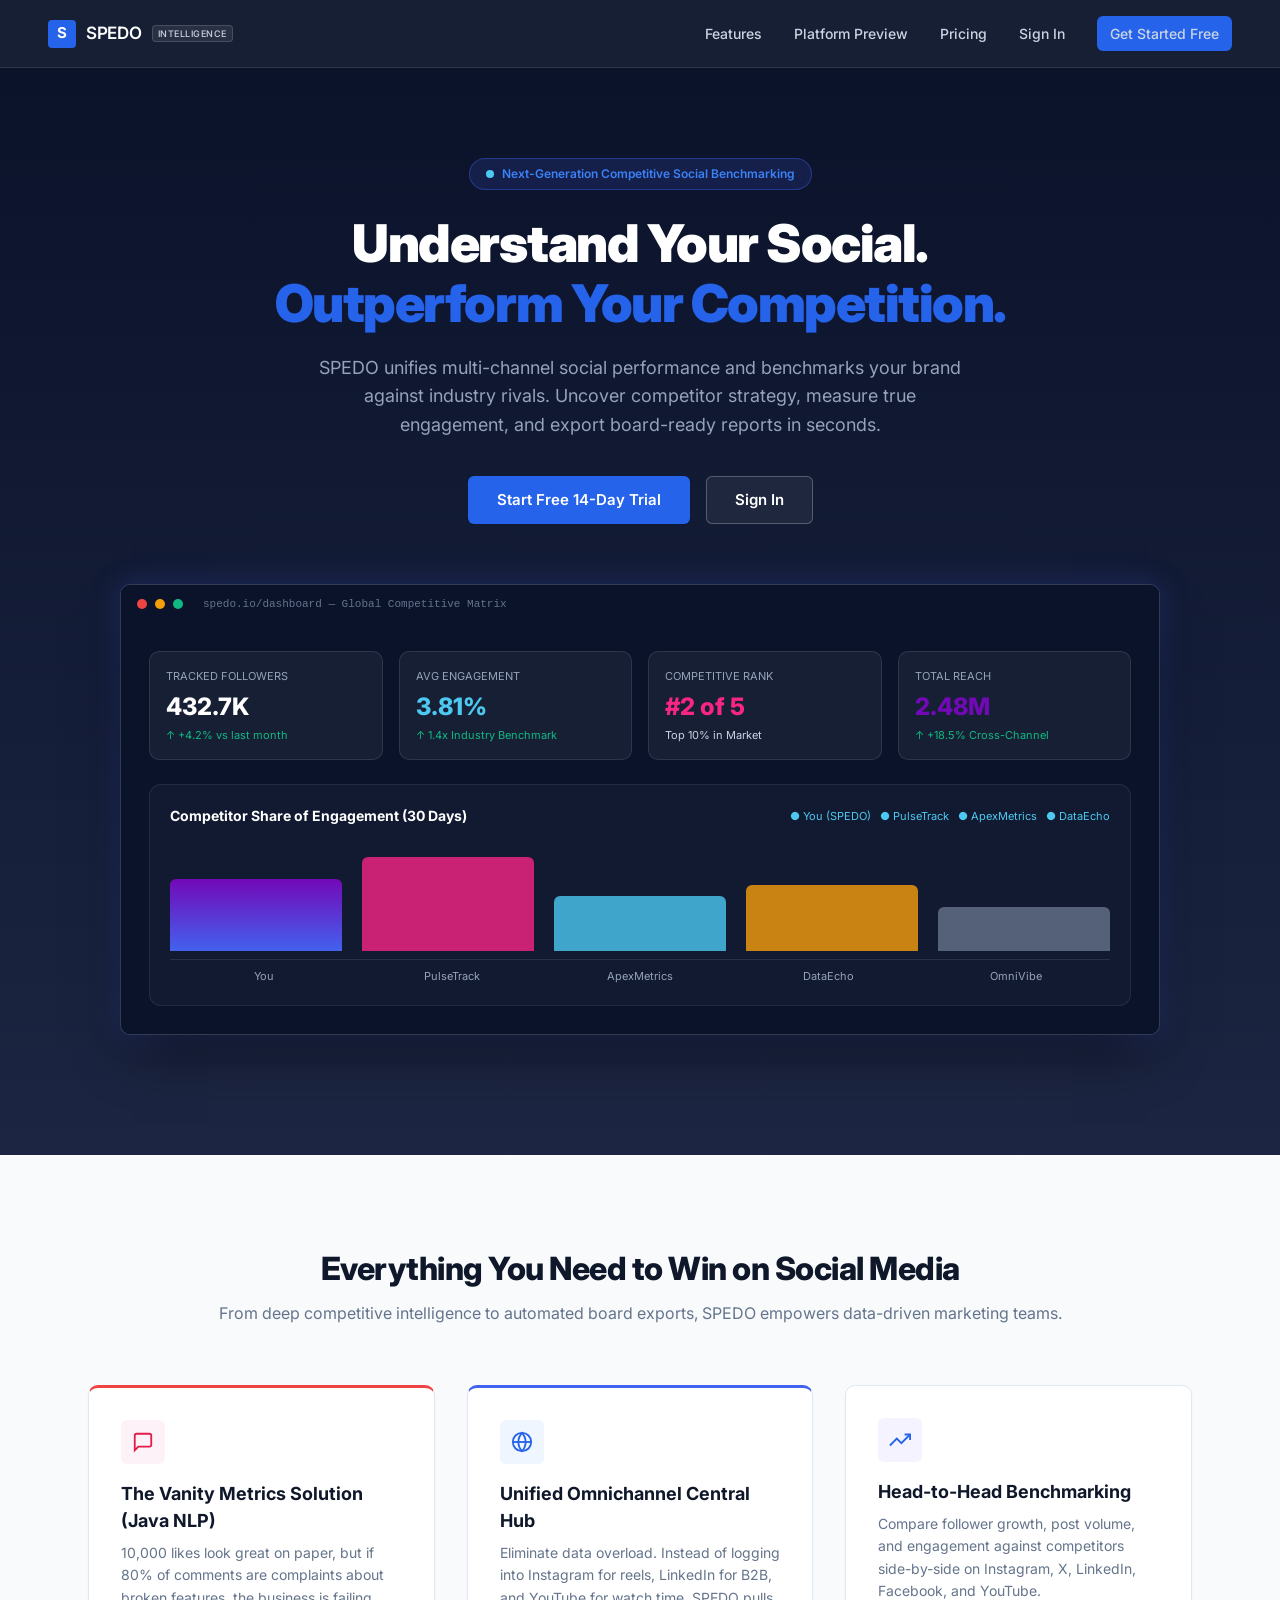
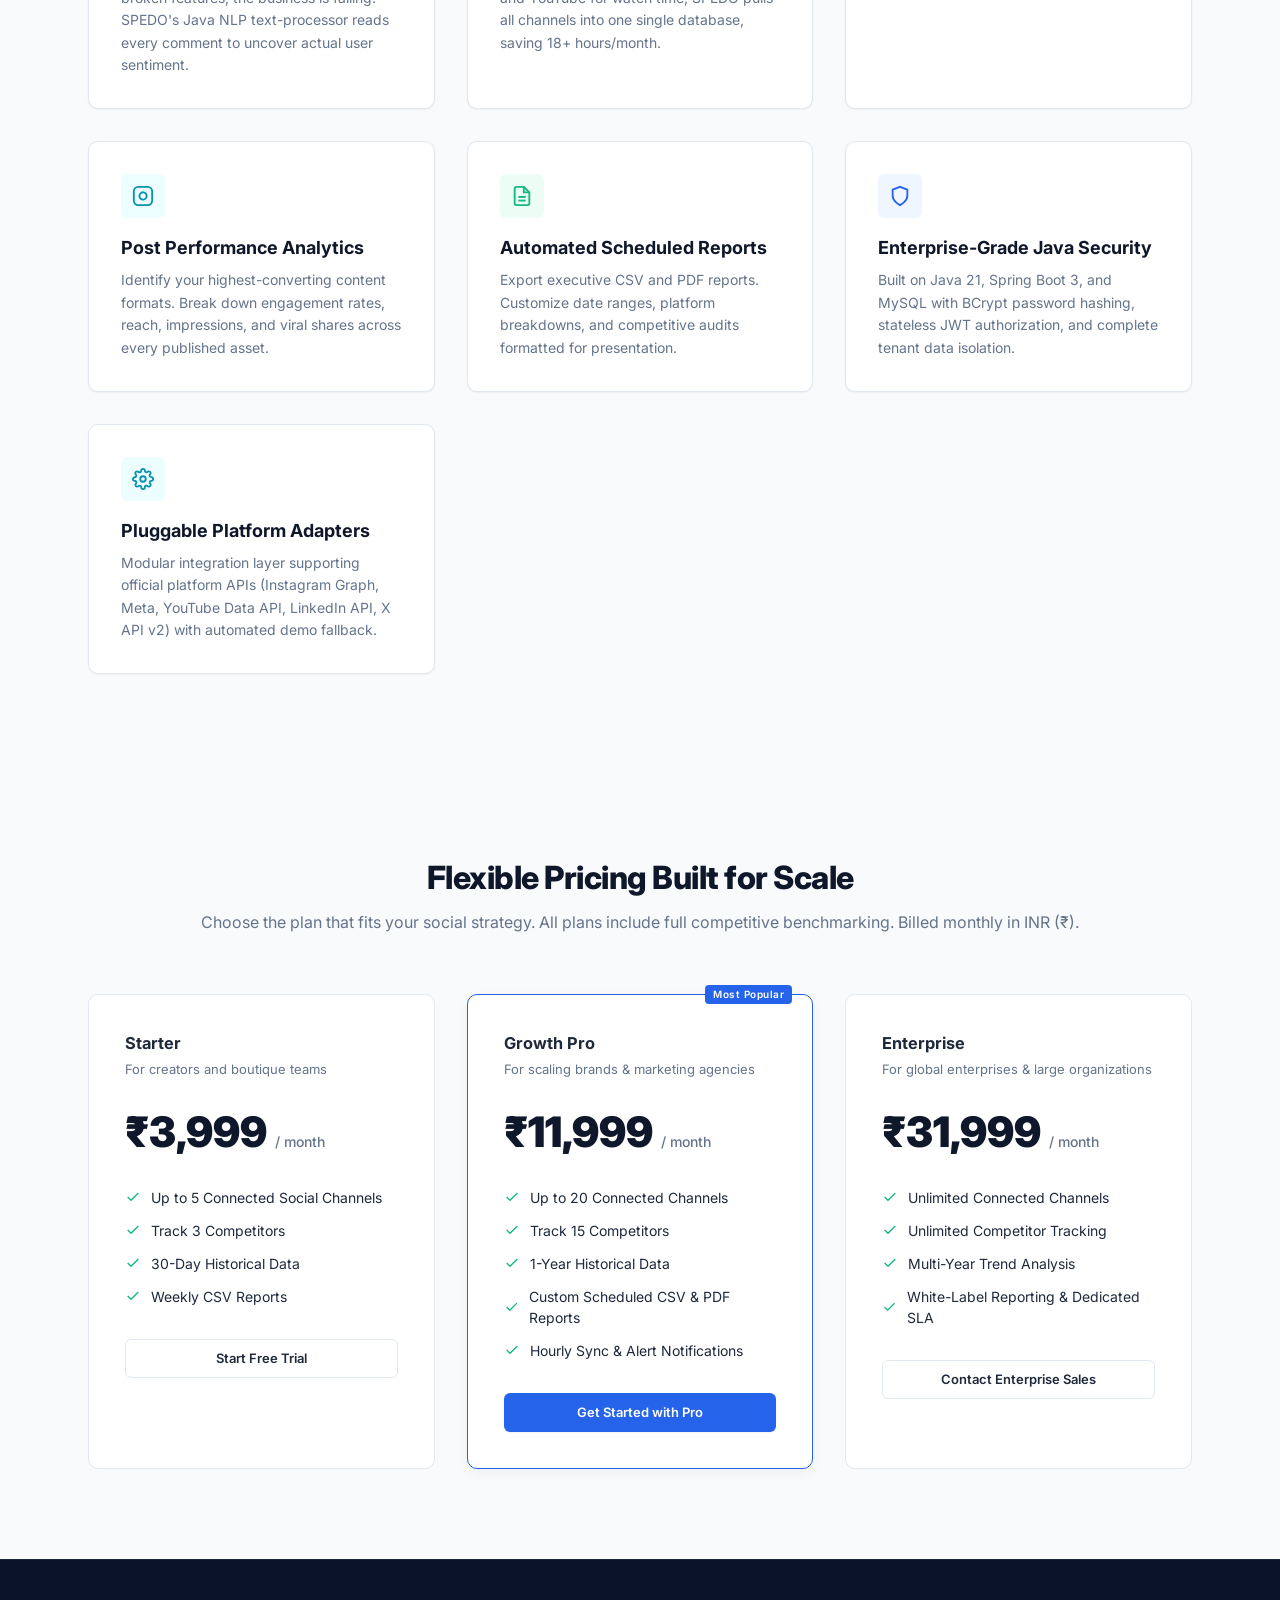
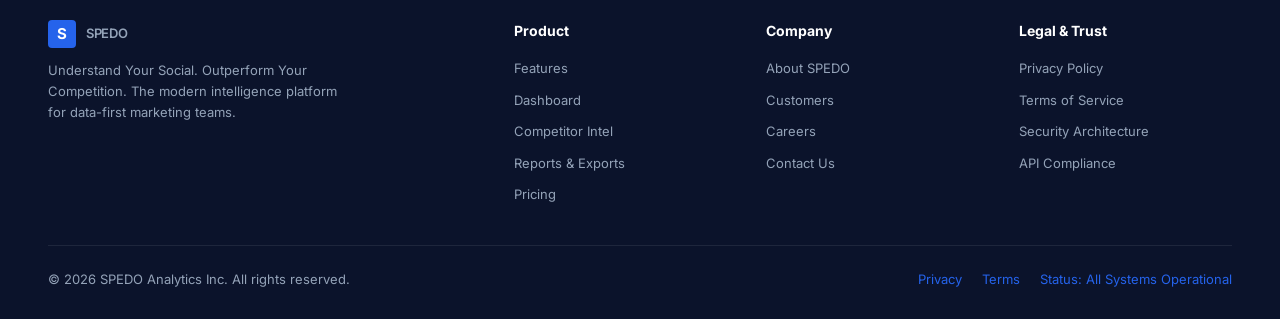
<file: index.html>
<!DOCTYPE html>
<html lang="en">
<head>
    <meta charset="UTF-8">
    <meta http-equiv="refresh" content="0; url=frontend/index.html">
    <title>Redirecting to SPEDO Analytics...</title>
    <script>
        window.location.replace("frontend/index.html");
    </script>
</head>
<body style="font-family: -apple-system, BlinkMacSystemFont, 'Segoe UI', Roboto, sans-serif; display:flex; align-items:center; justify-content:center; height:100vh; margin:0; background:#0b132b; color:#fff;">
    <div style="text-align:center;">
        <h2>Redirecting to SPEDO Analytics...</h2>
        <p>If you are not redirected automatically, <a href="frontend/index.html" style="color:#4cc9f0;">click here to enter the app</a>.</p>
    </div>
</body>
</html>
</file>
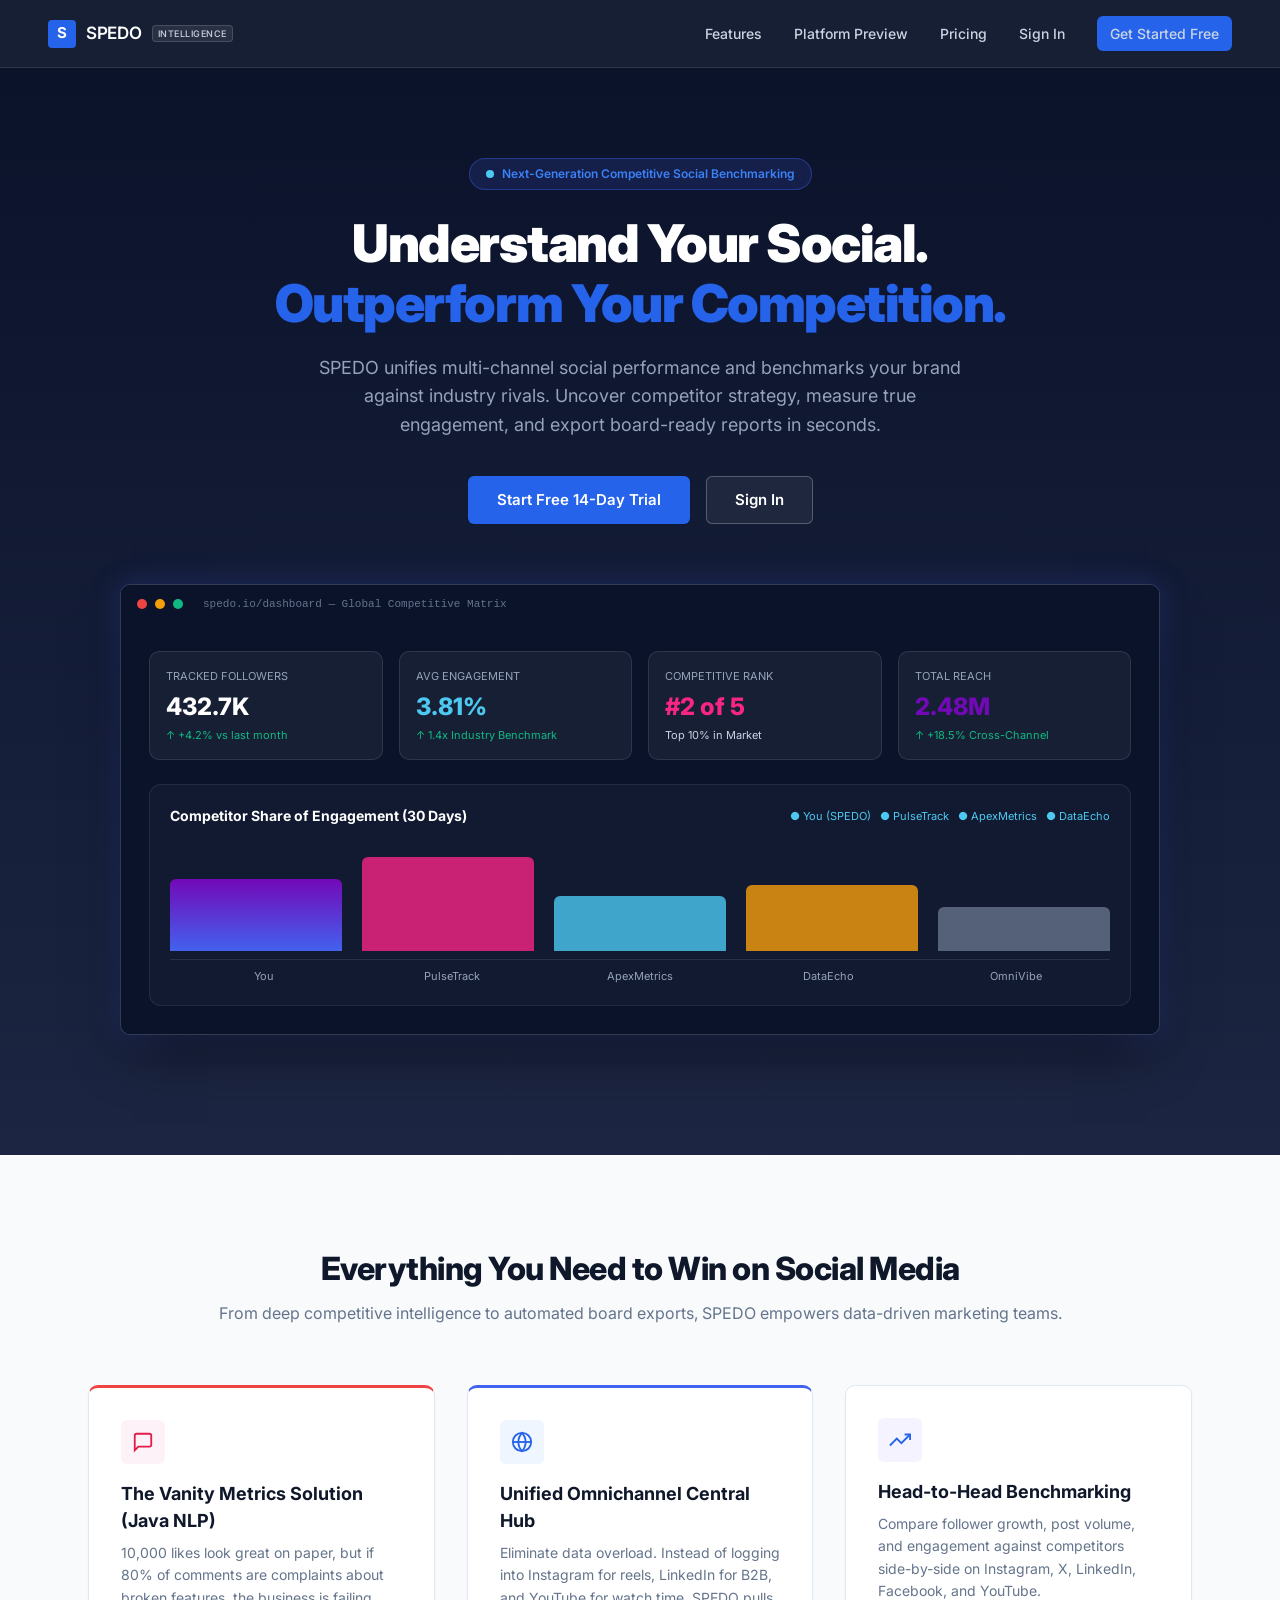
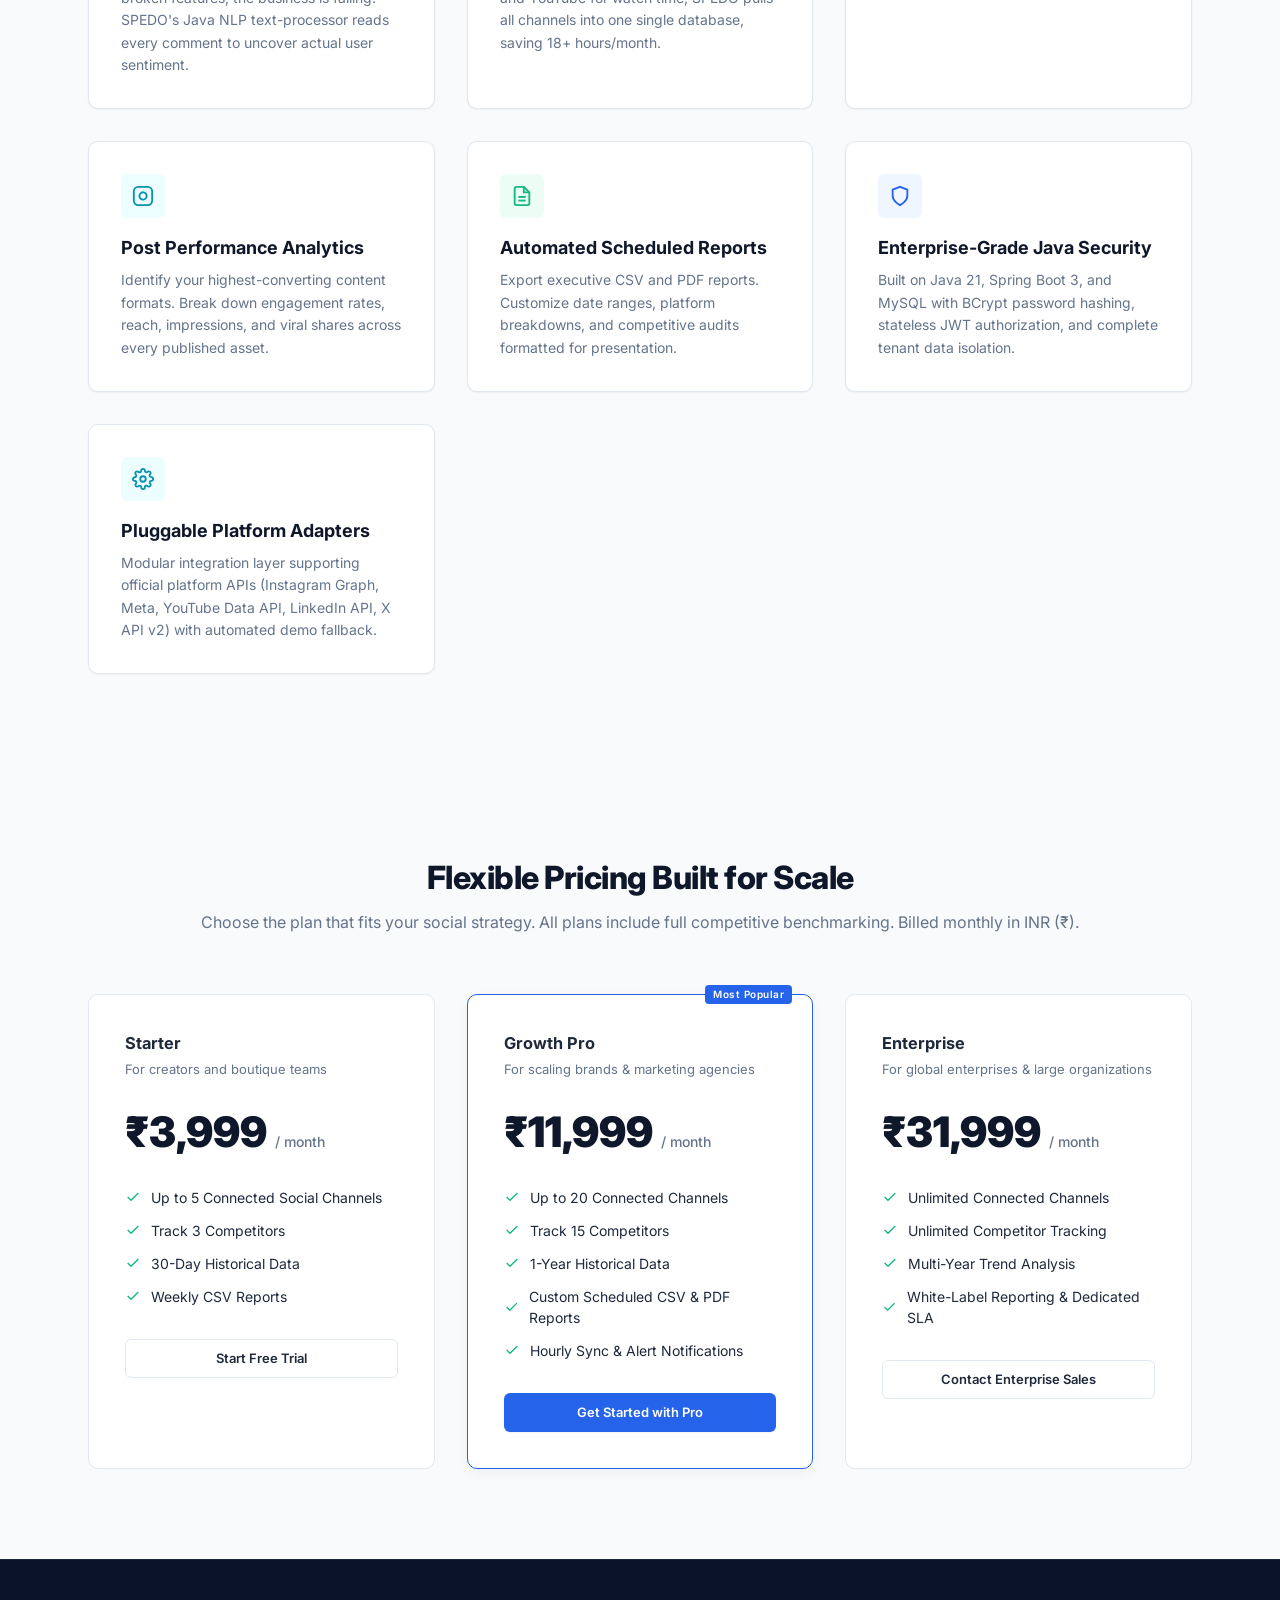
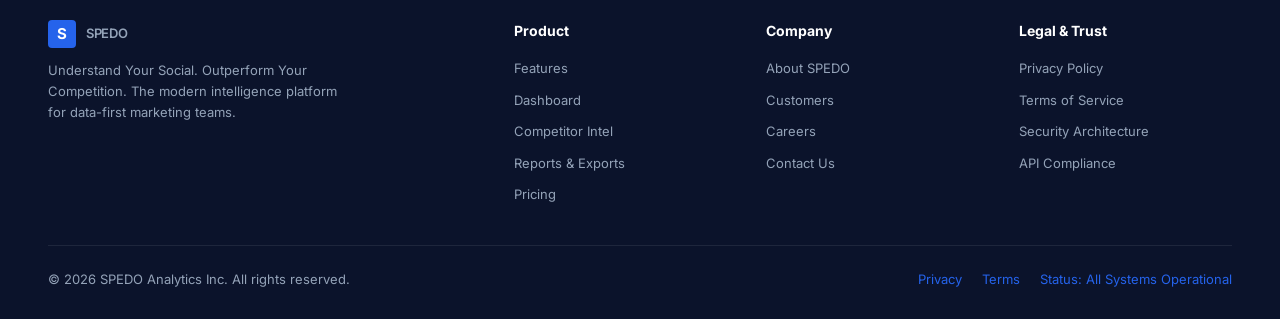
<file: frontend/index.html>
<!DOCTYPE html>
<html lang="en">
<head>
    <meta charset="UTF-8">
    <meta name="viewport" content="width=device-width, initial-scale=1.0">
    <title>SPEDO — Social Media Analytics & Competitive Intelligence</title>
    <meta name="description" content="Understand Your Social. Outperform Your Competition. Real-time competitive intelligence and cross-platform analytics for growth leaders.">
    <link rel="stylesheet" href="css/styles.css?v=2">
    <link rel="preconnect" href="https://fonts.googleapis.com">
    <link rel="preconnect" href="https://fonts.gstatic.com" crossorigin>
    <link href="https://fonts.googleapis.com/css2?family=Inter:wght@400;500;600;700;800;900&display=swap" rel="stylesheet">
</head>
<body>

    <!-- Landing Navigation -->
    <header class="landing-navbar">
        <a href="index.html" class="brand-logo">
            <div class="brand-icon">S</div>
            <span>SPEDO</span>
            <span class="brand-tag">INTELLIGENCE</span>
        </a>
        <ul class="nav-links">
            <li><a href="#features">Features</a></li>
            <li><a href="#preview">Platform Preview</a></li>
            <li><a href="#pricing">Pricing</a></li>
            <li><a href="login.html">Sign In</a></li>
            <li><a href="register.html" class="btn btn-primary btn-sm">Get Started Free</a></li>
        </ul>
    </header>

    <!-- Hero Section -->
    <section class="landing-hero">
        <div class="hero-badge">
            <span style="display:inline-block; width:8px; height:8px; border-radius:50%; background:#4cc9f0;"></span>
            <span>Next-Generation Competitive Social Benchmarking</span>
        </div>
        <h1 class="hero-title">
            Understand Your Social.<br>
            <span>Outperform Your Competition.</span>
        </h1>
        <p class="hero-subtitle">
            SPEDO unifies multi-channel social performance and benchmarks your brand against industry rivals. Uncover competitor strategy, measure true engagement, and export board-ready reports in seconds.
        </p>
        <div class="hero-buttons">
            <a href="register.html" class="btn btn-primary" style="padding:12px 28px; font-size:15px;">Start Free 14-Day Trial</a>
            <a href="login.html" class="btn btn-outline" style="padding:12px 28px; font-size:15px; color:#fff; border-color:rgba(255,255,255,0.25); background:rgba(255,255,255,0.06);">Sign In</a>
        </div>

        <!-- Dashboard Preview Window -->
        <div class="hero-preview" id="preview">
            <div class="preview-bar">
                <span class="preview-dot dot-red"></span>
                <span class="preview-dot dot-yellow"></span>
                <span class="preview-dot dot-green"></span>
                <span style="margin-left: 12px; font-size: 11px; color:#64748b; font-family: monospace;">spedo.io/dashboard — Global Competitive Matrix</span>
            </div>
            <div style="padding:28px; background:#0b132b; text-align:left;">
                <div style="display:grid; grid-template-columns: repeat(4, 1fr); gap:16px; margin-bottom:24px;">
                    <div style="background:rgba(255,255,255,0.05); border:1px solid rgba(255,255,255,0.1); border-radius:10px; padding:16px;">
                        <div style="font-size:11px; color:#94a3b8; text-transform:uppercase;">Tracked Followers</div>
                        <div style="font-size:24px; font-weight:800; color:#fff; margin-top:4px;">432.7K</div>
                        <div style="font-size:11px; color:#10b981; margin-top:2px;">↑ +4.2% vs last month</div>
                    </div>
                    <div style="background:rgba(255,255,255,0.05); border:1px solid rgba(255,255,255,0.1); border-radius:10px; padding:16px;">
                        <div style="font-size:11px; color:#94a3b8; text-transform:uppercase;">Avg Engagement</div>
                        <div style="font-size:24px; font-weight:800; color:#4cc9f0; margin-top:4px;">3.81%</div>
                        <div style="font-size:11px; color:#10b981; margin-top:2px;">↑ 1.4x Industry Benchmark</div>
                    </div>
                    <div style="background:rgba(255,255,255,0.05); border:1px solid rgba(255,255,255,0.1); border-radius:10px; padding:16px;">
                        <div style="font-size:11px; color:#94a3b8; text-transform:uppercase;">Competitive Rank</div>
                        <div style="font-size:24px; font-weight:800; color:#f72585; margin-top:4px;">#2 of 5</div>
                        <div style="font-size:11px; color:#cbd5e1; margin-top:2px;">Top 10% in Market</div>
                    </div>
                    <div style="background:rgba(255,255,255,0.05); border:1px solid rgba(255,255,255,0.1); border-radius:10px; padding:16px;">
                        <div style="font-size:11px; color:#94a3b8; text-transform:uppercase;">Total Reach</div>
                        <div style="font-size:24px; font-weight:800; color:#7209b7; margin-top:4px;">2.48M</div>
                        <div style="font-size:11px; color:#10b981; margin-top:2px;">↑ +18.5% Cross-Channel</div>
                    </div>
                </div>

                <div style="background:rgba(255,255,255,0.03); border:1px solid rgba(255,255,255,0.08); border-radius:12px; padding:20px;">
                    <div style="display:flex; justify-content:space-between; align-items:center; margin-bottom:14px;">
                        <div style="font-weight:700; color:#fff; font-size:14px;">Competitor Share of Engagement (30 Days)</div>
                        <div style="font-size:11px; color:#4cc9f0;">● You (SPEDO) &nbsp; ● PulseTrack &nbsp; ● ApexMetrics &nbsp; ● DataEcho</div>
                    </div>
                    <div style="height:120px; display:flex; align-items:flex-end; gap:20px; padding-bottom:8px; border-bottom:1px solid rgba(255,255,255,0.1);">
                        <div style="flex:1; height:65%; background:linear-gradient(180deg,#7209b7,#4361ee); border-radius:6px 6px 0 0;" title="You: 3.81%"></div>
                        <div style="flex:1; height:85%; background:rgba(247,37,133,0.8); border-radius:6px 6px 0 0;" title="PulseTrack: 4.28%"></div>
                        <div style="flex:1; height:50%; background:rgba(76,201,240,0.8); border-radius:6px 6px 0 0;" title="ApexMetrics: 3.12%"></div>
                        <div style="flex:1; height:60%; background:rgba(245,158,11,0.8); border-radius:6px 6px 0 0;" title="DataEcho: 3.48%"></div>
                        <div style="flex:1; height:40%; background:rgba(100,116,139,0.8); border-radius:6px 6px 0 0;" title="OmniVibe: 2.46%"></div>
                    </div>
                    <div style="display:flex; justify-content:space-between; font-size:11px; color:#94a3b8; margin-top:8px;">
                        <span style="flex:1; text-align:center;">You</span>
                        <span style="flex:1; text-align:center;">PulseTrack</span>
                        <span style="flex:1; text-align:center;">ApexMetrics</span>
                        <span style="flex:1; text-align:center;">DataEcho</span>
                        <span style="flex:1; text-align:center;">OmniVibe</span>
                    </div>
                </div>
            </div>
        </div>
    </section>

    <!-- Features Section -->
    <section class="features-section" id="features">
        <div class="section-header">
            <h2>Everything You Need to Win on Social Media</h2>
            <p>From deep competitive intelligence to automated board exports, SPEDO empowers data-driven marketing teams.</p>
        </div>

        <div class="features-grid">
            <div class="feature-box" style="border-top:3px solid #ef4444;">
                <div class="kpi-icon icon-pink">
                    <svg width="22" height="22" viewBox="0 0 24 24" fill="none" stroke="currentColor" stroke-width="2"><path d="M21 15a2 2 0 0 1-2 2H7l-4 4V5a2 2 0 0 1 2-2h14a2 2 0 0 1 2 2z"></path></svg>
                </div>
                <h3>The Vanity Metrics Solution (Java NLP)</h3>
                <p>10,000 likes look great on paper, but if 80% of comments are complaints about broken features, the business is failing. SPEDO's Java NLP text-processor reads every comment to uncover actual user sentiment.</p>
            </div>

            <div class="feature-box" style="border-top:3px solid #4361ee;">
                <div class="kpi-icon icon-blue">
                    <svg width="22" height="22" viewBox="0 0 24 24" fill="none" stroke="currentColor" stroke-width="2"><circle cx="12" cy="12" r="10"></circle><line x1="2" y1="12" x2="22" y2="12"></line><path d="M12 2a15.3 15.3 0 0 1 4 10 15.3 15.3 0 0 1-4 10 15.3 15.3 0 0 1-4-10 15.3 15.3 0 0 1 4-10z"></path></svg>
                </div>
                <h3>Unified Omnichannel Central Hub</h3>
                <p>Eliminate data overload. Instead of logging into Instagram for reels, LinkedIn for B2B, and YouTube for watch time, SPEDO pulls all channels into one single database, saving 18+ hours/month.</p>
            </div>

            <div class="feature-box">
                <div class="kpi-icon icon-violet">
                    <svg width="22" height="22" viewBox="0 0 24 24" fill="none" stroke="currentColor" stroke-width="2"><polyline points="23 6 13.5 15.5 8.5 10.5 1 18"></polyline><polyline points="17 6 23 6 23 12"></polyline></svg>
                </div>
                <h3>Head-to-Head Benchmarking</h3>
                <p>Compare follower growth, post volume, and engagement against competitors side-by-side on Instagram, X, LinkedIn, Facebook, and YouTube.</p>
            </div>

            <div class="feature-box">
                <div class="kpi-icon icon-cyan">
                    <svg width="22" height="22" viewBox="0 0 24 24" fill="none" stroke="currentColor" stroke-width="2"><rect x="2" y="2" width="20" height="20" rx="5" ry="5"></rect><path d="M16 11.37A4 4 0 1 1 12.63 8 4 4 0 0 1 16 11.37z"></path><line x1="17.5" y1="6.5" x2="17.51" y2="6.5"></line></svg>
                </div>
                <h3>Post Performance Analytics</h3>
                <p>Identify your highest-converting content formats. Break down engagement rates, reach, impressions, and viral shares across every published asset.</p>
            </div>

            <div class="feature-box">
                <div class="kpi-icon icon-emerald">
                    <svg width="22" height="22" viewBox="0 0 24 24" fill="none" stroke="currentColor" stroke-width="2"><path d="M14 2H6a2 2 0 0 0-2 2v16a2 2 0 0 0 2 2h12a2 2 0 0 0 2-2V8z"></path><polyline points="14 2 14 8 20 8"></polyline><line x1="16" y1="13" x2="8" y2="13"></line><line x1="16" y1="17" x2="8" y2="17"></line></svg>
                </div>
                <h3>Automated Scheduled Reports</h3>
                <p>Export executive CSV and PDF reports. Customize date ranges, platform breakdowns, and competitive audits formatted for presentation.</p>
            </div>

            <div class="feature-box">
                <div class="kpi-icon icon-blue">
                    <svg width="22" height="22" viewBox="0 0 24 24" fill="none" stroke="currentColor" stroke-width="2"><path d="M12 22s8-4 8-10V5l-8-3-8 3v7c0 6 8 10 8 10z"></path></svg>
                </div>
                <h3>Enterprise-Grade Java Security</h3>
                <p>Built on Java 21, Spring Boot 3, and MySQL with BCrypt password hashing, stateless JWT authorization, and complete tenant data isolation.</p>
            </div>

            <div class="feature-box">
                <div class="kpi-icon icon-cyan">
                    <svg width="22" height="22" viewBox="0 0 24 24" fill="none" stroke="currentColor" stroke-width="2"><circle cx="12" cy="12" r="3"></circle><path d="M19.4 15a1.65 1.65 0 0 0 .33 1.82l.06.06a2 2 0 0 1 0 2.83 2 2 0 0 1-2.83 0l-.06-.06a1.65 1.65 0 0 0-1.82-.33 1.65 1.65 0 0 0-1 1.51V21a2 2 0 0 1-2 2 2 2 0 0 1-2-2v-.09A1.65 1.65 0 0 0 9 19.4a1.65 1.65 0 0 0-1.82.33l-.06.06a2 2 0 0 1-2.83 0 2 2 0 0 1 0-2.83l.06-.06a1.65 1.65 0 0 0 .33-1.82 1.65 1.65 0 0 0-1.51-1H3a2 2 0 0 1-2-2 2 2 0 0 1 2-2h.09A1.65 1.65 0 0 0 4.6 9a1.65 1.65 0 0 0-.33-1.82l-.06-.06a2 2 0 0 1 0-2.83 2 2 0 0 1 2.83 0l.06.06a1.65 1.65 0 0 0 1.82.33H9a1.65 1.65 0 0 0 1-1.51V3a2 2 0 0 1 2-2 2 2 0 0 1 2 2v.09a1.65 1.65 0 0 0 1 1.51 1.65 1.65 0 0 0 1.82-.33l.06-.06a2 2 0 0 1 2.83 0 2 2 0 0 1 0 2.83l-.06.06a1.65 1.65 0 0 0-.33 1.82V9a1.65 1.65 0 0 0 1.51 1H21a2 2 0 0 1 2 2 2 2 0 0 1-2 2h-.09a1.65 1.65 0 0 0-1.51 1z"></path></svg>
                </div>
                <h3>Pluggable Platform Adapters</h3>
                <p>Modular integration layer supporting official platform APIs (Instagram Graph, Meta, YouTube Data API, LinkedIn API, X API v2) with automated demo fallback.</p>
            </div>
        </div>
    </section>

    <!-- Pricing Section -->
    <section class="pricing-section" id="pricing">
        <div class="section-header">
            <h2>Flexible Pricing Built for Scale</h2>
            <p>Choose the plan that fits your social strategy. All plans include full competitive benchmarking. Billed monthly in INR (₹).</p>
        </div>

        <div class="pricing-grid">
            <div class="pricing-card">
                <h3>Starter</h3>
                <p style="color:var(--text-secondary); font-size:13px; margin-top:4px;">For creators and boutique teams</p>
                <div class="price">₹3,999 <span>/ month</span></div>
                <ul class="pricing-features">
                    <li><svg viewBox="0 0 24 24" fill="none" stroke="currentColor" stroke-width="2"><polyline points="20 6 9 17 4 12"></polyline></svg> Up to 5 Connected Social Channels</li>
                    <li><svg viewBox="0 0 24 24" fill="none" stroke="currentColor" stroke-width="2"><polyline points="20 6 9 17 4 12"></polyline></svg> Track 3 Competitors</li>
                    <li><svg viewBox="0 0 24 24" fill="none" stroke="currentColor" stroke-width="2"><polyline points="20 6 9 17 4 12"></polyline></svg> 30-Day Historical Data</li>
                    <li><svg viewBox="0 0 24 24" fill="none" stroke="currentColor" stroke-width="2"><polyline points="20 6 9 17 4 12"></polyline></svg> Weekly CSV Reports</li>
                </ul>
                <a href="register.html" class="btn btn-outline" style="width:100%;">Start Free Trial</a>
            </div>

            <div class="pricing-card featured">
                <span class="featured-tag">Most Popular</span>
                <h3>Growth Pro</h3>
                <p style="color:var(--text-secondary); font-size:13px; margin-top:4px;">For scaling brands & marketing agencies</p>
                <div class="price">₹11,999 <span>/ month</span></div>
                <ul class="pricing-features">
                    <li><svg viewBox="0 0 24 24" fill="none" stroke="currentColor" stroke-width="2"><polyline points="20 6 9 17 4 12"></polyline></svg> Up to 20 Connected Channels</li>
                    <li><svg viewBox="0 0 24 24" fill="none" stroke="currentColor" stroke-width="2"><polyline points="20 6 9 17 4 12"></polyline></svg> Track 15 Competitors</li>
                    <li><svg viewBox="0 0 24 24" fill="none" stroke="currentColor" stroke-width="2"><polyline points="20 6 9 17 4 12"></polyline></svg> 1-Year Historical Data</li>
                    <li><svg viewBox="0 0 24 24" fill="none" stroke="currentColor" stroke-width="2"><polyline points="20 6 9 17 4 12"></polyline></svg> Custom Scheduled CSV & PDF Reports</li>
                    <li><svg viewBox="0 0 24 24" fill="none" stroke="currentColor" stroke-width="2"><polyline points="20 6 9 17 4 12"></polyline></svg> Hourly Sync & Alert Notifications</li>
                </ul>
                <a href="register.html" class="btn btn-primary" style="width:100%;">Get Started with Pro</a>
            </div>

            <div class="pricing-card">
                <h3>Enterprise</h3>
                <p style="color:var(--text-secondary); font-size:13px; margin-top:4px;">For global enterprises & large organizations</p>
                <div class="price">₹31,999 <span>/ month</span></div>
                <ul class="pricing-features">
                    <li><svg viewBox="0 0 24 24" fill="none" stroke="currentColor" stroke-width="2"><polyline points="20 6 9 17 4 12"></polyline></svg> Unlimited Connected Channels</li>
                    <li><svg viewBox="0 0 24 24" fill="none" stroke="currentColor" stroke-width="2"><polyline points="20 6 9 17 4 12"></polyline></svg> Unlimited Competitor Tracking</li>
                    <li><svg viewBox="0 0 24 24" fill="none" stroke="currentColor" stroke-width="2"><polyline points="20 6 9 17 4 12"></polyline></svg> Multi-Year Trend Analysis</li>
                    <li><svg viewBox="0 0 24 24" fill="none" stroke="currentColor" stroke-width="2"><polyline points="20 6 9 17 4 12"></polyline></svg> White-Label Reporting & Dedicated SLA</li>
                </ul>
                <a href="register.html" class="btn btn-outline" style="width:100%;">Contact Enterprise Sales</a>
            </div>
        </div>
    </section>

    <!-- Landing Footer -->
    <footer class="landing-footer">
        <div class="footer-content">
            <div class="footer-col">
                <a href="index.html" class="brand-logo" style="margin-bottom:12px;">
                    <div class="brand-icon">S</div>
                    <span>SPEDO</span>
                </a>
                <p style="font-size:13px; line-height:1.6; max-width:300px;">
                    Understand Your Social. Outperform Your Competition. The modern intelligence platform for data-first marketing teams.
                </p>
            </div>
            <div class="footer-col">
                <h4>Product</h4>
                <ul>
                    <li><a href="#features">Features</a></li>
                    <li><a href="dashboard.html">Dashboard</a></li>
                    <li><a href="competitors.html">Competitor Intel</a></li>
                    <li><a href="reports.html">Reports & Exports</a></li>
                    <li><a href="#pricing">Pricing</a></li>
                </ul>
            </div>
            <div class="footer-col">
                <h4>Company</h4>
                <ul>
                    <li><a href="index.html">About SPEDO</a></li>
                    <li><a href="index.html">Customers</a></li>
                    <li><a href="index.html">Careers</a></li>
                    <li><a href="index.html">Contact Us</a></li>
                </ul>
            </div>
            <div class="footer-col">
                <h4>Legal & Trust</h4>
                <ul>
                    <li><a href="index.html">Privacy Policy</a></li>
                    <li><a href="index.html">Terms of Service</a></li>
                    <li><a href="index.html">Security Architecture</a></li>
                    <li><a href="index.html">API Compliance</a></li>
                </ul>
            </div>
        </div>
        <div class="footer-bottom">
            <div>© 2026 SPEDO Analytics Inc. All rights reserved.</div>
            <div style="display:flex; gap:20px;">
                <a href="#">Privacy</a>
                <a href="#">Terms</a>
                <a href="#">Status: All Systems Operational</a>
            </div>
        </div>
    </footer>

</body>
</html>
</file>
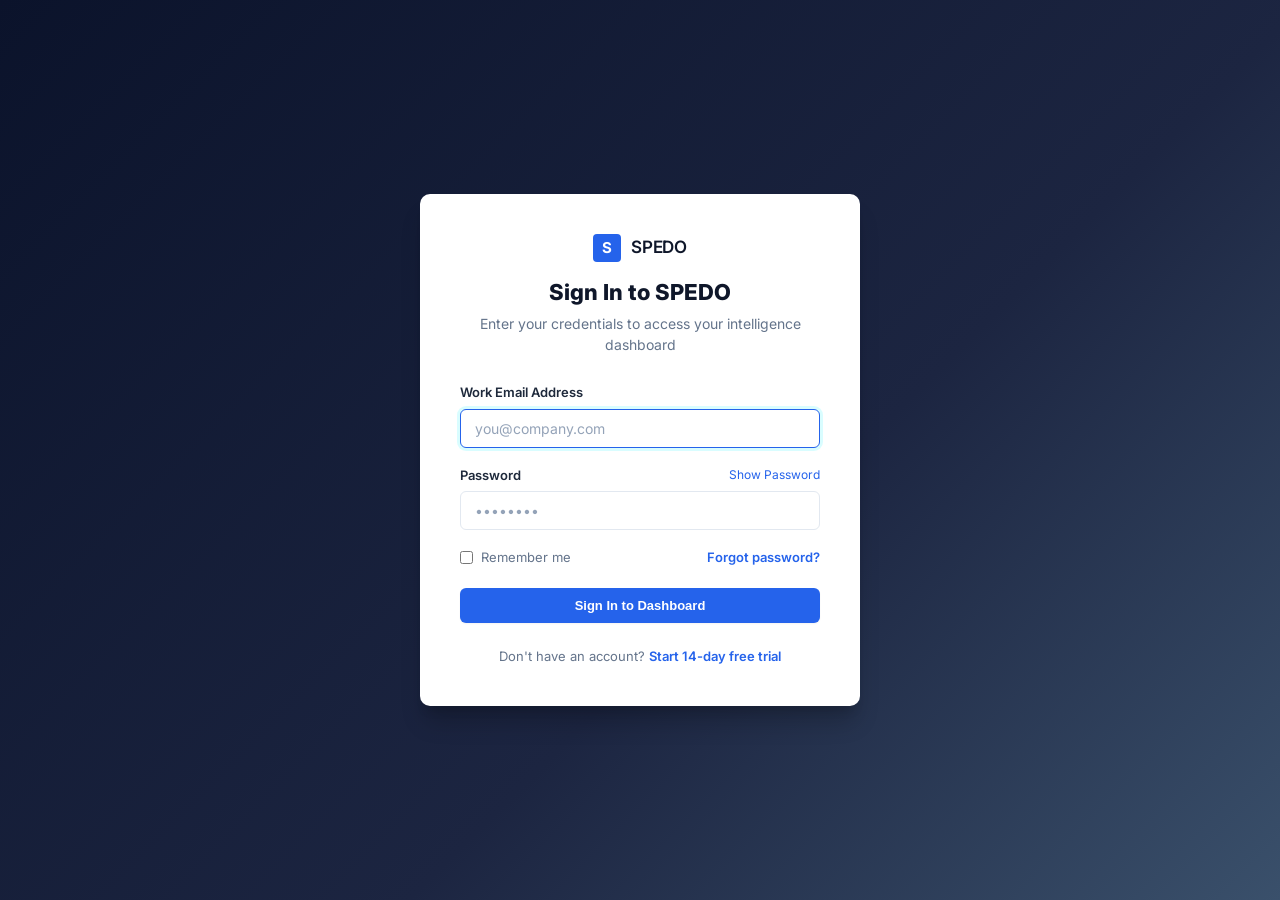
<file: frontend/giveaway.html>
<!DOCTYPE html>
<html lang="en">
<head>
    <meta charset="UTF-8">
    <meta name="viewport" content="width=device-width, initial-scale=1.0">
    <title>Giveaway Winner Picker &mdash; SPEDO</title>
    <link rel="stylesheet" href="css/styles.css?v=2">
    <link rel="preconnect" href="https://fonts.googleapis.com">
    <link rel="preconnect" href="https://fonts.gstatic.com" crossorigin>
    <link href="https://fonts.googleapis.com/css2?family=Inter:wght@400;500;600;700&display=swap" rel="stylesheet">
    <style>
        :root {
            --surface-bg: var(--bg-body, #f8fafc);
            --surface-card: var(--bg-card, #ffffff);
            --surface-muted: var(--bg-muted, #f1f5f9);
            --border-hairline: var(--border-color, #e2e8f0);
            --border-subtle: var(--border-color, #f1f5f9);
            --text-primary: #18181b;
            --text-secondary: #52525b;
            --text-muted: #71717a;
            --accent-blue: #00f2fe;
            --accent-blue-hover: #00d2d3;
            --radius-md: 8px;
            --radius-lg: 12px;
        }

        body.dark-mode {
            --surface-bg: #0a0c10;
            --surface-card: #13161f;
            --surface-muted: #1a1e2a;
            --border-hairline: #202534;
            --border-subtle: #1c2130;
            --text-primary: #f8fafc;
            --text-secondary: #94a3b8;
            --text-muted: #64748b;
        }

        body {
            font-family: 'Inter', -apple-system, BlinkMacSystemFont, 'Segoe UI', Roboto, sans-serif;
            background-color: var(--surface-bg);
            color: var(--text-primary);
            -webkit-font-smoothing: antialiased;
        }

        .giveaway-header-card {
            background: var(--surface-card);
            border: 1px solid var(--border-hairline);
            border-radius: var(--radius-lg);
            padding: 24px 28px;
            margin-bottom: 24px;
            box-shadow: 0 4px 20px rgba(0,0,0,0.1);
        }

        body.dark-mode .giveaway-header-card {
            background: linear-gradient(180deg, #13161f 0%, #10131b 100%);
            border-color: #202534;
        }

        .audit-status-tag {
            display: inline-flex;
            align-items: center;
            gap: 6px;
            background: var(--surface-muted);
            border: 1px solid var(--border-hairline);
            padding: 3px 10px;
            border-radius: 14px;
            font-size: 11px;
            font-weight: 500;
            color: var(--text-secondary);
            margin-bottom: 8px;
            font-family: ui-monospace, SFMono-Regular, Menlo, monospace;
        }

        body.dark-mode .audit-status-tag {
            background: rgba(0, 242, 254, 0.08);
            border-color: rgba(0, 242, 254, 0.25);
            color: #00f2fe;
        }

        .audit-status-dot {
            width: 6px;
            height: 6px;
            border-radius: 50%;
            background: #16a34a;
            flex-shrink: 0;
        }

        .platform-choice-btn {
            display: inline-flex;
            align-items: center;
            gap: 6px;
            padding: 6px 14px;
            border-radius: var(--radius-md);
            border: 1px solid var(--border-hairline);
            background: var(--surface-card);
            color: var(--text-secondary);
            font-weight: 500;
            font-size: 12px;
            cursor: pointer;
            transition: background 0.15s ease, color 0.15s ease, border-color 0.15s ease;
        }

        .platform-choice-btn:hover {
            background: var(--surface-muted);
            color: var(--text-primary);
        }

        .platform-choice-btn.active {
            background: #00f2fe;
            color: #0b132b;
            border-color: #00f2fe;
            font-weight: 700;
        }

        .winner-card {
            background: var(--surface-card);
            border: 1px solid var(--border-hairline);
            border-radius: var(--radius-lg);
            padding: 20px;
            position: relative;
            box-shadow: 0 1px 3px rgba(0,0,0,0.03);
            transition: border-color 0.15s ease;
        }

        .winner-card.primary-card {
            border-color: rgba(0, 242, 254, 0.4);
            background: var(--surface-card);
        }

        .winner-card.backup-card {
            border-color: var(--border-hairline);
            background: var(--surface-muted);
        }

        .winner-card-badge {
            display: inline-flex;
            align-items: center;
            gap: 4px;
            font-size: 11px;
            font-weight: 600;
            padding: 2px 8px;
            border-radius: 6px;
            background: var(--surface-muted);
            color: var(--text-primary);
            border: 1px solid var(--border-hairline);
        }

        .winner-card-badge.gold {
            background: rgba(245, 158, 11, 0.15);
            color: #fbbf24;
            border-color: rgba(245, 158, 11, 0.3);
        }

        .winner-comment-quote {
            background: var(--surface-muted);
            border-left: 3px solid var(--accent-blue);
            padding: 10px 12px;
            border-radius: 0 6px 6px 0;
            margin: 12px 0;
            font-size: 12px;
            line-height: 1.5;
            color: var(--text-primary);
            word-break: break-word;
        }

        .shuffler-card {
            background: #18181b;
            color: #ffffff;
            border-radius: var(--radius-lg);
            padding: 28px;
            text-align: center;
            border: 1px solid #27272a;
            margin-bottom: 24px;
        }

        .shuffler-ticker {
            background: #09090b;
            border: 1px solid #27272a;
            border-radius: var(--radius-md);
            padding: 18px 24px;
            margin: 16px auto;
            max-width: 480px;
            font-family: ui-monospace, SFMono-Regular, Menlo, monospace;
            font-size: 20px;
            font-weight: 600;
            color: #f4f4f5;
            letter-spacing: 0.5px;
            min-height: 72px;
            display: flex;
            align-items: center;
            justify-content: center;
            gap: 12px;
        }

        .confetti-canvas {
            position: fixed;
            top: 0;
            left: 0;
            width: 100vw;
            height: 100vh;
            pointer-events: none;
            z-index: 9999;
        }

        .tabular-stat {
            font-variant-numeric: tabular-nums;
            letter-spacing: -0.02em;
        }

        .mono-tag {
            font-family: ui-monospace, SFMono-Regular, Menlo, monospace;
            font-size: 11px;
            color: var(--text-muted);
        }
    </style>
</head>
<body>

    <!-- Confetti celebration canvas -->
    <canvas id="confettiCanvas" class="confetti-canvas"></canvas>

    <div class="app-layout">
        <aside class="app-sidebar" id="sidebar"></aside>

        <div class="app-main">
            <header class="app-header" id="header"></header>

            <main class="page-content">
                <!-- Hero Header -->
                <div class="giveaway-header-card">
                    <div style="display:flex; justify-content:space-between; align-items:flex-start; flex-wrap:wrap; gap:16px;">
                        <div style="max-width:720px;">
                            <div class="audit-status-tag">
                                <span class="audit-status-dot"></span>
                                <span>CSPRNG-Fair &bull; Java SecureRandom</span>
                            </div>
                            <h1 style="font-size:20px; font-weight:600; color:var(--text-primary); margin-bottom:4px; letter-spacing:-0.01em;">
                                Giveaway Winner Picker
                            </h1>
                            <p style="font-size:13px; line-height:1.5; color:var(--text-secondary); margin-bottom:0;">
                                Select verified random winners from YouTube videos, Shorts, and Instagram comments with automated duplicate filtering and public audit records.
                            </p>
                        </div>
                        <div>
                            <button type="button" class="btn btn-outline" onclick="scrollToHistory()" style="font-size:12px; font-weight:500;">
                                <span>Audit ledger (<span id="giveawayHistoryCount" class="tabular-stat">0</span>)</span>
                            </button>
                        </div>
                    </div>
                </div>

                <!-- Main Interactive Grid: Configuration & Preview -->
                <div style="display:grid; grid-template-columns: 1fr 380px; gap:24px; align-items:start; margin-bottom:28px;" id="giveawaySetupRow">
                    <!-- Left Column: Source & Rules -->
                    <div class="card" style="padding:24px; border:1px solid var(--border-hairline); border-radius:var(--radius-lg);">
                        <!-- Step 1: Select Post -->
                        <div style="display:flex; align-items:center; justify-content:space-between; margin-bottom:16px; border-bottom:1px solid var(--border-subtle); padding-bottom:14px;">
                            <h2 style="font-size:14px; font-weight:600; color:var(--text-primary); margin:0;">
                                Select source post
                            </h2>
                            <div style="display:flex; gap:6px;">
                                <button type="button" class="platform-choice-btn active" id="btnAutoPlatform" onclick="setPlatformFilter('AUTO')">Auto</button>
                                <button type="button" class="platform-choice-btn" id="btnYtPlatform" onclick="setPlatformFilter('YOUTUBE')">YouTube</button>
                                <button type="button" class="platform-choice-btn" id="btnIgPlatform" onclick="setPlatformFilter('INSTAGRAM')">Instagram</button>
                            </div>
                        </div>

                        <!-- Source Toggle: Enter URL vs Select Connected Post -->
                        <div style="display:flex; gap:16px; margin-bottom:16px;">
                            <label style="display:flex; align-items:center; gap:6px; font-size:13px; font-weight:500; cursor:pointer; color:var(--text-secondary);">
                                <input type="radio" name="postSourceMode" value="URL" checked onchange="handleSourceModeChange('URL')" style="accent-color:var(--accent-blue);">
                                <span>Post or video URL</span>
                            </label>
                            <label style="display:flex; align-items:center; gap:6px; font-size:13px; font-weight:500; cursor:pointer; color:var(--text-secondary);">
                                <input type="radio" name="postSourceMode" value="CONNECTED" onchange="handleSourceModeChange('CONNECTED')" style="accent-color:var(--accent-blue);">
                                <span>Connected account</span>
                            </label>
                        </div>

                        <!-- Option A: Direct URL Input -->
                        <div id="urlInputContainer" class="form-group" style="margin-bottom:16px;">
                            <label class="form-label" for="giveawayPostUrl" style="font-size:12px; font-weight:500; color:var(--text-secondary); margin-bottom:6px;">Post or video link</label>
                            <div style="display:flex; gap:8px;">
                                <input type="url" id="giveawayPostUrl" class="form-control" placeholder="https://www.youtube.com/watch?v=... or https://www.instagram.com/p/..." style="font-size:13px; height:38px;" onkeydown="if(event.key==='Enter') fetchParticipants()">
                                <button type="button" id="btnFetchParticipants" class="btn btn-primary" onclick="fetchParticipants()" style="white-space:nowrap; font-weight:500; font-size:13px; height:38px; padding:0 16px;">
                                    <span>Fetch comments</span>
                                </button>
                            </div>
                            <small style="color:var(--text-muted); font-size:11px; margin-top:4px; display:block;">
                                Supports YouTube videos, Shorts, Instagram posts, and Reels.
                            </small>
                        </div>

                        <!-- Option B: Select from Connected Account -->
                        <div id="connectedSelectContainer" style="display:none; margin-bottom:16px;">
                            <div style="display:grid; grid-template-columns: 1fr 1fr; gap:12px; margin-bottom:10px;">
                                <div class="form-group" style="margin-bottom:0;">
                                    <label class="form-label" for="selectConnectedAccount" style="font-size:12px; font-weight:500; color:var(--text-secondary);">Connected account</label>
                                    <select id="selectConnectedAccount" class="form-control" style="font-size:13px; height:38px;" onchange="loadConnectedAccountPosts(this.value)"></select>
                                </div>
                                <div class="form-group" style="margin-bottom:0;">
                                    <label class="form-label" for="selectConnectedPost" style="font-size:12px; font-weight:500; color:var(--text-secondary);">Select post</label>
                                    <select id="selectConnectedPost" class="form-control" style="font-size:13px; height:38px;" onchange="handleConnectedPostChange(this.value)"></select>
                                </div>
                            </div>
                            <button type="button" class="btn btn-primary btn-sm" onclick="fetchParticipants()" style="font-weight:500; font-size:12px;">
                                <span>Fetch comments for selected post</span>
                            </button>
                        </div>

                        <!-- Step 2: Draw Rules & Criteria -->
                        <div style="margin-top:24px; border-top:1px solid var(--border-subtle); padding-top:18px;">
                            <h2 style="font-size:14px; font-weight:600; color:var(--text-primary); margin-bottom:14px;">
                                Draw rules & winner count
                            </h2>

                            <div style="display:grid; grid-template-columns: 1fr 1fr; gap:12px; margin-bottom:14px;">
                                <div class="form-group" style="margin-bottom:0;">
                                    <label class="form-label" for="giveawayWinnersCount" style="font-size:12px; font-weight:500; color:var(--text-secondary);">Primary winners</label>
                                    <input type="number" id="giveawayWinnersCount" class="form-control tabular-stat" min="1" max="25" value="1" style="font-size:13px; height:38px;" required>
                                </div>
                                <div class="form-group" style="margin-bottom:0;">
                                    <label class="form-label" for="giveawayBackupCount" style="font-size:12px; font-weight:500; color:var(--text-secondary);">Backup alternates</label>
                                    <input type="number" id="giveawayBackupCount" class="form-control tabular-stat" min="0" max="10" value="1" style="font-size:13px; height:38px;">
                                </div>
                            </div>

                            <div class="form-group" style="margin-bottom:14px;">
                                <label class="form-label" for="giveawayTitle" style="font-size:12px; font-weight:500; color:var(--text-secondary);">Campaign title</label>
                                <input type="text" id="giveawayTitle" class="form-control" placeholder="e.g. November Community Giveaway" value="Official Social Giveaway" style="font-size:13px; height:38px;">
                            </div>

                            <!-- Filter Options -->
                            <div style="background:var(--surface-muted); border:1px solid var(--border-hairline); border-radius:var(--radius-md); padding:14px; margin-bottom:18px;">
                                <div style="font-size:11px; font-weight:600; text-transform:uppercase; letter-spacing:0.5px; color:var(--text-muted); margin-bottom:10px;">
                                    Anti-spam filters
                                </div>

                                <div style="margin-bottom:12px;">
                                    <label style="display:flex; align-items:center; gap:8px; font-size:13px; font-weight:500; cursor:pointer; color:var(--text-primary);">
                                        <input type="checkbox" id="filterDuplicates" checked style="width:15px; height:15px; accent-color:var(--accent-blue);">
                                        <span>Filter duplicate users (1 entry per account)</span>
                                    </label>
                                </div>

                                <div style="display:grid; grid-template-columns: 1fr 1fr; gap:12px;">
                                    <div>
                                        <label class="form-label" for="requiredKeyword" style="font-size:11px; font-weight:500; color:var(--text-secondary);">Required keyword or tag</label>
                                        <input type="text" id="requiredKeyword" class="form-control" placeholder="e.g. #giveaway" style="font-size:12px; height:34px;">
                                    </div>
                                    <div>
                                        <label class="form-label" for="excludedUsernames" style="font-size:11px; font-weight:500; color:var(--text-secondary);">Exclude usernames</label>
                                        <input type="text" id="excludedUsernames" class="form-control" placeholder="e.g. @host, @admin" style="font-size:12px; height:34px;">
                                    </div>
                                </div>
                            </div>

                            <!-- Big Draw Trigger Button -->
                            <button type="button" id="btnRunDraw" class="btn btn-primary" onclick="executeGiveawayDraw()" style="width:100%; height:44px; font-size:14px; font-weight:600; justify-content:center; gap:8px;" disabled>
                                <span>Draw winners with SecureRandom</span>
                            </button>
                        </div>
                    </div>

                    <!-- Right Column: Fetched Post Card & Participant Telemetry -->
                    <div>
                        <!-- Post Preview Card -->
                        <div class="card" id="postPreviewCard" style="padding:20px; border:1px solid var(--border-hairline); border-radius:var(--radius-lg); margin-bottom:16px;">
                            <div style="font-size:11px; text-transform:uppercase; letter-spacing:0.5px; font-weight:600; color:var(--text-muted); margin-bottom:12px; display:flex; justify-content:space-between; align-items:center;">
                                <span>Source post</span>
                                <span id="previewPlatformBadge" class="platform-pill" style="display:none; font-size:10px;">YOUTUBE</span>
                            </div>

                            <div id="postPreviewEmpty" style="text-align:center; padding:36px 16px; color:var(--text-muted);">
                                <div style="font-size:13px; font-weight:500; color:var(--text-secondary);">No post loaded</div>
                                <div style="font-size:12px; margin-top:2px;">Fetch a video or post link to view comment metrics.</div>
                            </div>

                            <div id="postPreviewDetails" style="display:none;">
                                <div style="display:flex; gap:12px; margin-bottom:14px; align-items:center;">
                                    <img id="previewMediaThumb" src="" alt="Thumbnail" style="width:84px; height:60px; object-fit:cover; border-radius:6px; border:1px solid var(--border-hairline); flex-shrink:0;">
                                    <div style="flex:1; min-width:0;">
                                        <div id="previewCaption" style="font-size:12px; font-weight:600; color:var(--text-primary); margin-bottom:4px; line-height:1.4; display:-webkit-box; -webkit-line-clamp:2; -webkit-box-orient:vertical; overflow:hidden;"></div>
                                        <a id="previewPostLink" href="#" target="_blank" rel="noopener noreferrer" style="font-size:11px; color:var(--accent-blue); font-weight:500; text-decoration:none;">
                                            <span>View source post &rarr;</span>
                                        </a>
                                    </div>
                                </div>

                                <!-- 4 Counter Badges -->
                                <div style="display:grid; grid-template-columns: 1fr 1fr; gap:8px; margin-bottom:12px;">
                                    <div style="background:var(--surface-muted); border:1px solid var(--border-hairline); border-radius:6px; padding:10px;">
                                        <div style="font-size:10px; text-transform:uppercase; color:var(--text-muted); font-weight:600;">Total comments</div>
                                        <div id="statTotalFetched" class="tabular-stat" style="font-size:18px; font-weight:600; color:var(--text-primary); margin-top:2px;">0</div>
                                    </div>
                                    <div style="background:var(--surface-muted); border:1px solid var(--border-hairline); border-radius:6px; padding:10px;">
                                        <div style="font-size:10px; text-transform:uppercase; color:var(--text-muted); font-weight:600;">Unique users</div>
                                        <div id="statUniqueUsers" class="tabular-stat" style="font-size:18px; font-weight:600; color:var(--text-primary); margin-top:2px;">0</div>
                                    </div>
                                    <div style="background:var(--surface-muted); border:1px solid var(--border-hairline); border-radius:6px; padding:10px;">
                                        <div style="font-size:10px; text-transform:uppercase; color:#16a34a; font-weight:600;">Eligible entries</div>
                                        <div id="statEligibleEntries" class="tabular-stat" style="font-size:18px; font-weight:600; color:#16a34a; margin-top:2px;">0</div>
                                    </div>
                                    <div style="background:var(--surface-muted); border:1px solid var(--border-hairline); border-radius:6px; padding:10px;">
                                        <div style="font-size:10px; text-transform:uppercase; color:var(--text-muted); font-weight:600;">Filtered</div>
                                        <div id="statFilteredEntries" class="tabular-stat" style="font-size:18px; font-weight:600; color:var(--text-secondary); margin-top:2px;">0</div>
                                    </div>
                                </div>

                                <!-- Filter Breakdown Chips -->
                                <div style="font-size:11px; color:var(--text-muted); display:flex; flex-wrap:wrap; gap:6px;">
                                    <span style="background:var(--surface-muted); border:1px solid var(--border-hairline); padding:2px 7px; border-radius:4px;" id="chipDuplicates">Duplicates: 0</span>
                                    <span style="background:var(--surface-muted); border:1px solid var(--border-hairline); padding:2px 7px; border-radius:4px;" id="chipKeyword">Keyword filtered: 0</span>
                                    <span style="background:var(--surface-muted); border:1px solid var(--border-hairline); padding:2px 7px; border-radius:4px;" id="chipExcluded">Blacklisted: 0</span>
                                </div>
                            </div>
                        </div>

                        <!-- Live Participant Preview Stream -->
                        <div class="card" style="padding:20px; border:1px solid var(--border-hairline); border-radius:var(--radius-lg);">
                            <div style="display:flex; justify-content:space-between; align-items:center; margin-bottom:12px;">
                                <div style="font-size:11px; text-transform:uppercase; letter-spacing:0.5px; font-weight:600; color:var(--text-muted);">
                                    Participant stream (<span id="participantStreamCount" class="tabular-stat">0</span>)
                                </div>
                                <span style="font-size:11px; color:#16a34a; font-weight:500;" id="participantStreamStatus">Awaiting fetch</span>
                            </div>

                            <div id="participantStreamList" style="max-height:260px; overflow-y:auto; padding-right:4px;">
                                <div style="text-align:center; padding:28px 12px; color:var(--text-muted); font-size:12px;">
                                    Participants will appear here once fetched.
                                </div>
                            </div>
                        </div>
                    </div>
                </div>

                <!-- Animated Roulette Wheel / Drawing Screen (Shown while drawing) -->
                <div id="drawAnimationStage" class="shuffler-card" style="display:none;">
                    <div style="font-size:11px; font-weight:600; text-transform:uppercase; letter-spacing:0.5px; color:#a1a1aa; margin-bottom:4px;">
                        Cryptographic sampling in progress
                    </div>
                    <div style="font-size:18px; font-weight:600; margin-bottom:6px; color:#ffffff;">
                        Evaluating eligible entropy pool
                    </div>
                    <p style="font-size:12px; color:#a1a1aa; max-width:480px; margin:0 auto 12px auto; line-height:1.4;">
                        Selecting unbiassed winners using Java SecureRandom CSPRNG.
                    </p>

                    <div class="shuffler-ticker" id="rouletteDisplay">
                        <span id="rouletteAvatar"></span>
                        <span id="rouletteName">SAMPLING PARTICIPANTS...</span>
                    </div>

                    <div style="display:inline-flex; align-items:center; gap:8px; font-size:11px; color:#a1a1aa;">
                        <span class="spinner" style="width:10px; height:10px; border-width:2px;"></span>
                        <span>Sampling entropy from OS CSPRNG</span>
                    </div>
                </div>

                <!-- Congratulatory Winner Celebration Display (Shown after draw) -->
                <div id="winnerCelebrationSection" style="display:none; margin-bottom:28px;">
                    <div class="card" style="border:1px solid var(--border-hairline); padding:24px; background:var(--surface-card); border-radius:var(--radius-lg); margin-bottom:20px; box-shadow:0 1px 4px rgba(0,0,0,0.03);">
                        <div style="display:flex; justify-content:space-between; align-items:flex-start; flex-wrap:wrap; gap:16px; margin-bottom:20px; border-bottom:1px solid var(--border-subtle); padding-bottom:16px;">
                            <div>
                                <div class="audit-status-tag" style="margin-bottom:6px;">
                                    <span class="audit-status-dot"></span>
                                    <span>Verified draw complete</span>
                                </div>
                                <h2 style="font-size:18px; font-weight:600; color:var(--text-primary); margin-bottom:2px;" id="winnerGiveawayTitle">
                                    Official giveaway draw
                                </h2>
                                <div style="font-size:12px; color:var(--text-muted);" id="winnerTimestampDetails"></div>
                            </div>

                            <!-- Export & Action Toolbar -->
                            <div style="display:flex; gap:8px; flex-wrap:wrap;">
                                <button type="button" class="btn btn-outline" onclick="exportCurrentGiveawayResult()" style="font-weight:600; font-size:12px; color:var(--text-primary); display:inline-flex; align-items:center; gap:6px;" title="Export styled HTML & CSS result">
                                    <span>Result (HTML)</span>
                                </button>
                                <button type="button" class="btn btn-outline" onclick="copyWinnerAnnouncement()" style="font-weight:500; font-size:12px; color:var(--text-secondary);">
                                    <span>Copy announcement</span>
                                </button>
                                <button type="button" class="btn btn-primary" onclick="resetForNewDraw()" style="font-weight:500; font-size:12px;">
                                    <span>New draw</span>
                                </button>
                            </div>
                        </div>

                        <!-- Primary Winners Grid -->
                        <div style="margin-bottom:20px;">
                            <div style="font-size:12px; font-weight:600; text-transform:uppercase; letter-spacing:0.5px; color:var(--text-secondary); margin-bottom:12px;">
                                Primary winners
                            </div>
                            <div id="primaryWinnersGrid" style="display:grid; grid-template-columns: repeat(auto-fill, minmax(320px, 1fr)); gap:16px;">
                                <!-- Dynamically populated by giveaway.js -->
                            </div>
                        </div>

                        <!-- Backup Winners Grid -->
                        <div id="backupWinnersContainer" style="display:none; border-top:1px solid var(--border-subtle); padding-top:16px;">
                            <div style="font-size:12px; font-weight:600; text-transform:uppercase; letter-spacing:0.5px; color:var(--text-muted); margin-bottom:12px; display:flex; align-items:center; gap:8px;">
                                <span>Backup alternates</span>
                                <span style="font-size:11px; background:#f4f4f5; color:var(--text-secondary); padding:1px 6px; border-radius:4px; font-weight:500; text-transform:none;">If primary winner cannot be reached</span>
                            </div>
                            <div id="backupWinnersGrid" style="display:grid; grid-template-columns: repeat(auto-fill, minmax(320px, 1fr)); gap:16px;">
                                <!-- Dynamically populated by giveaway.js -->
                            </div>
                        </div>
                    </div>
                </div>

                <!-- Persistent Giveaway History Section -->
                <div class="card" id="giveawayHistorySection" style="padding:22px 24px; border:1px solid var(--border-hairline); border-radius:var(--radius-lg);">
                    <div style="display:flex; justify-content:space-between; align-items:center; margin-bottom:16px; border-bottom:1px solid var(--border-subtle); padding-bottom:12px;">
                        <div>
                            <h2 style="font-size:15px; font-weight:600; color:var(--text-primary); margin:0;">
                                Draw audit ledger
                            </h2>
                            <p style="font-size:12px; color:var(--text-muted); margin:2px 0 0 0;">
                                Verified record of giveaway draws and downloadable audit certificates.
                            </p>
                        </div>
                        <button type="button" class="btn btn-outline btn-sm" onclick="loadGiveawayHistory()" style="font-size:12px; font-weight:500;">
                            <span>Refresh</span>
                        </button>
                    </div>

                    <div style="overflow-x:auto;">
                        <table class="data-table" style="width:100%; font-size:13px;">
                            <thead>
                                <tr>
                                    <th>Campaign</th>
                                    <th>Platform</th>
                                    <th>Drawn date</th>
                                    <th>Entries</th>
                                    <th>Winners</th>
                                    <th>Action</th>
                                </tr>
                            </thead>
                            <tbody id="giveawayHistoryTbody">
                                <tr>
                                    <td colspan="6" style="text-align:center; padding:28px; color:var(--text-muted);">
                                        Loading audit history...
                                    </td>
                                </tr>
                            </tbody>
                        </table>
                    </div>
                </div>
            </main>
        </div>
    </div>

    <!-- View Past Giveaway Modal -->
    <div class="modal-overlay" id="historyModal">
        <div class="modal-container" style="max-width:720px; max-height:90vh; display:flex; flex-direction:column; border-radius:var(--radius-lg);">
            <div class="modal-header" style="border-bottom:1px solid var(--border-hairline); padding:16px 20px;">
                <div>
                    <h3 class="modal-title" id="historyModalTitle" style="font-size:16px; font-weight:600;">Giveaway audit details</h3>
                    <div style="font-size:12px; color:var(--text-muted);" id="historyModalSub">Verified draw records</div>
                </div>
                <button class="modal-close" onclick="closeHistoryModal()">&times;</button>
            </div>
            <div class="modal-body" id="historyModalBody" style="overflow-y:auto; padding:20px;">
                <!-- Populated dynamically -->
            </div>
            <div class="modal-footer" style="display:flex; justify-content:space-between; align-items:center; border-top:1px solid var(--border-hairline); padding:14px 20px;">
                <div style="display:flex; gap:8px;">
                    <button type="button" class="btn btn-primary btn-sm" id="btnModalExportResult" style="font-size:12px; font-weight:500;">Result (HTML)</button>
                    <button type="button" class="btn btn-outline btn-sm" id="btnModalExportCsv" style="font-size:12px;">CSV</button>
                </div>
                <button type="button" class="btn btn-outline btn-sm" onclick="closeHistoryModal()" style="font-size:12px;">Close</button>
            </div>
        </div>
    </div>

    <!-- Scripts -->
    <script src="js/api.js"></script>
    <script src="js/auth.js"></script>
    <script src="js/navbar.js?v=2"></script>
    <script src="js/giveaway.js"></script>
</body>
</html>
</file>
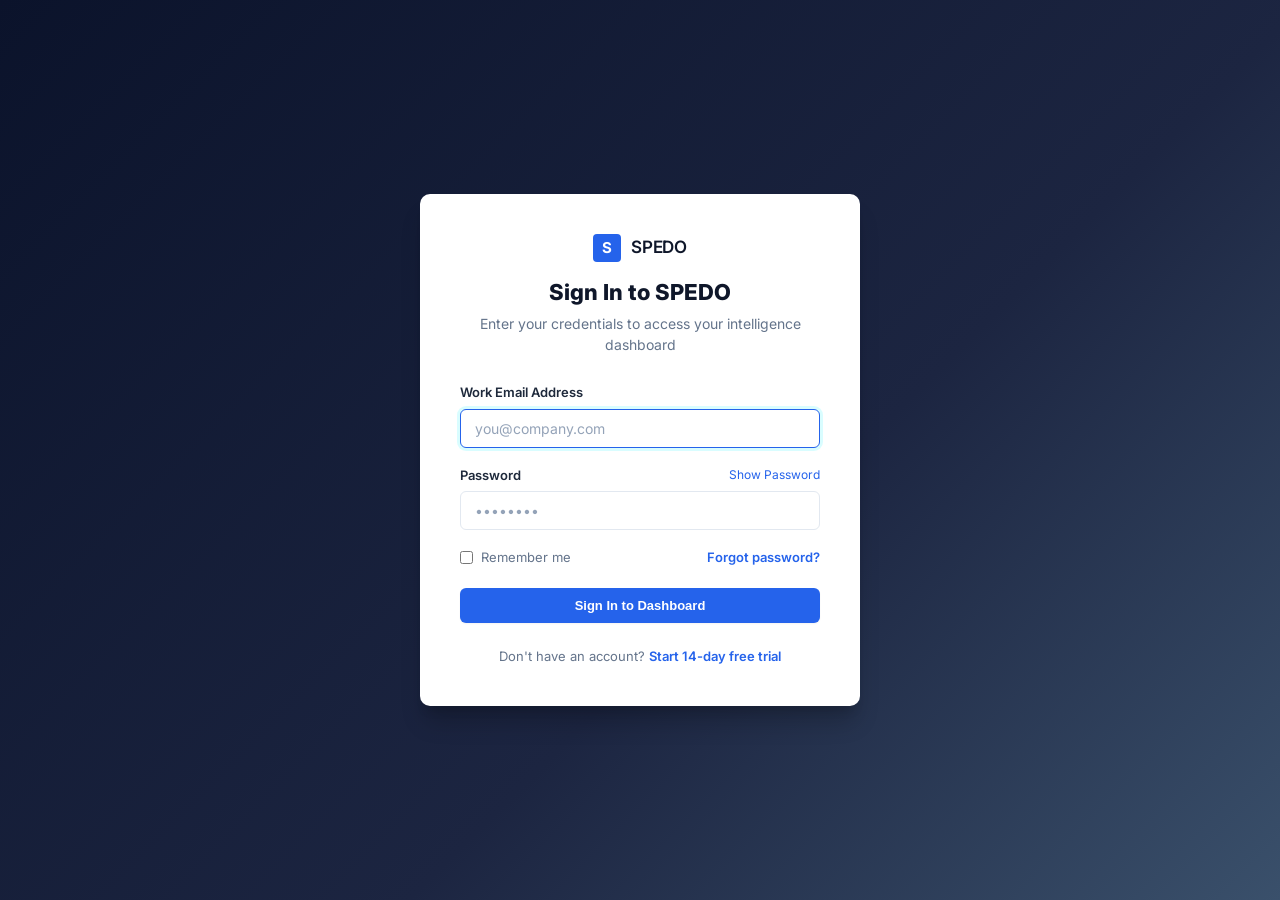
<file: frontend/login.html>
<!DOCTYPE html>
<html lang="en">
<head>
    <meta charset="UTF-8">
    <meta name="viewport" content="width=device-width, initial-scale=1.0">
    <title>Sign In — SPEDO Analytics</title>
    <link rel="stylesheet" href="css/styles.css?v=5">
    <link rel="preconnect" href="https://fonts.googleapis.com">
    <link rel="preconnect" href="https://fonts.gstatic.com" crossorigin>
    <link href="https://fonts.googleapis.com/css2?family=Inter:wght@400;500;600;700;800;900&display=swap" rel="stylesheet">
</head>
<body>

    <div class="auth-wrapper">
        <div class="auth-box">
            <div class="auth-header">
                <a href="index.html" class="brand-logo">
                    <div class="brand-icon">S</div>
                    <span style="color:var(--text-dark);">SPEDO</span>
                </a>
                <h2>Sign In to SPEDO</h2>
                <p>Enter your credentials to access your intelligence dashboard</p>
            </div>

            <div id="authAlert" style="display:none; padding:12px 14px; border-radius:8px; font-size:13px; margin-bottom:16px;"></div>

            <form id="loginForm" onsubmit="handleLoginSubmit(event)">
                <div class="form-group">
                    <label class="form-label" for="email">Work Email Address</label>
                    <input type="email" id="email" class="form-control" placeholder="you@company.com" required autocomplete="email" autofocus>
                </div>

                <div class="form-group">
                    <div style="display:flex; justify-content:space-between; align-items:center; margin-bottom:6px;">
                        <label class="form-label" for="password" style="margin-bottom:0;">Password</label>
                        <a href="#" style="font-size:12px; color:var(--primary-blue); text-decoration:none;" onclick="togglePasswordVisibility(); return false;" id="togglePwdLink">Show Password</a>
                    </div>
                    <input type="password" id="password" class="form-control" placeholder="••••••••" required autocomplete="current-password">
                </div>

                <div style="display:flex; justify-content:space-between; align-items:center; margin-bottom:20px; font-size:13px;">
                    <label style="display:flex; align-items:center; gap:8px; cursor:pointer; color:var(--text-secondary); user-select:none;">
                        <input type="checkbox" id="rememberMe" style="accent-color:var(--primary-blue); cursor:pointer;">
                        <span>Remember me</span>
                    </label>
                    <a href="#" onclick="handleForgotPassword(event)" style="color:var(--primary-blue); text-decoration:none; font-weight:600;">Forgot password?</a>
                </div>

                <button type="submit" id="submitBtn" class="btn btn-primary" style="width:100%;">
                    <span>Sign In to Dashboard</span>
                </button>
            </form>

            <div style="margin-top:24px; text-align:center; font-size:13px; color:var(--text-secondary);">
                Don't have an account? <a href="register.html" style="font-weight:600; color:var(--primary-blue);">Start 14-day free trial</a>
            </div>
        </div>
    </div>

    <!-- Password Recovery 2-Step Interactive Modal -->
    <div class="modal-overlay" id="forgotModal" style="display:none; position:fixed; inset:0; background:rgba(0,0,0,0.6); backdrop-filter:blur(4px); z-index:1000; align-items:center; justify-content:center; padding:20px;">
        <div class="modal-container" style="background:var(--bg-card, #ffffff); border:1px solid var(--border-color, #e2e8f0); border-radius:14px; max-width:440px; width:100%; padding:26px; box-shadow:0 20px 30px -5px rgba(0,0,0,0.3);">
            
            <!-- Step 1: Request Code / Token -->
            <div id="forgotStep1">
                <div style="display:flex; justify-content:space-between; align-items:center; margin-bottom:12px;">
                    <h3 style="font-size:18px; font-weight:800; color:var(--text-dark, #0f172a); margin:0;">Forgot Password</h3>
                    <button type="button" onclick="closeForgotModal()" style="background:none; border:none; color:#94a3b8; font-size:20px; cursor:pointer; padding:0; line-height:1;">✕</button>
                </div>
                <p style="font-size:13px; color:var(--text-secondary, #64748b); line-height:1.5; margin:0 0 16px 0;">
                    Enter your work email address below. We'll send you a 6-digit verification code to reset your account password.
                </p>

                <div id="forgotStep1Alert" style="display:none; padding:10px 14px; border-radius:8px; font-size:12.5px; margin-bottom:14px;"></div>

                <div class="form-group" style="margin-bottom:18px;">
                    <label class="form-label" for="resetEmail" style="font-size:12px; font-weight:600;">Work Email Address</label>
                    <input type="email" id="resetEmail" class="form-control" placeholder="you@company.com" required>
                </div>

                <div style="display:flex; justify-content:flex-end; gap:8px;">
                    <button type="button" class="btn btn-outline btn-sm" onclick="closeForgotModal()">Cancel</button>
                    <button type="button" class="btn btn-primary btn-sm" id="sendResetBtn" onclick="requestPasswordResetCode()">Send Verification Code</button>
                </div>
            </div>

            <!-- Step 2: Enter Code & New Password -->
            <div id="forgotStep2" style="display:none;">
                <div style="display:flex; justify-content:space-between; align-items:center; margin-bottom:12px;">
                    <h3 style="font-size:18px; font-weight:800; color:var(--text-dark, #0f172a); margin:0;">Reset Your Password</h3>
                    <button type="button" onclick="closeForgotModal()" style="background:none; border:none; color:#94a3b8; font-size:20px; cursor:pointer; padding:0; line-height:1;">✕</button>
                </div>
                <p style="font-size:13px; color:var(--text-secondary, #64748b); line-height:1.5; margin:0 0 14px 0;">
                    Verification code dispatched to <strong id="step2EmailDisplay" style="color:var(--primary-blue, #2563eb);"></strong>. Enter the code and your new password below:
                </p>

                <div id="forgotStep2Alert" style="display:none; padding:10px 14px; border-radius:8px; font-size:12.5px; margin-bottom:14px;"></div>

                <div class="form-group" style="margin-bottom:14px;">
                    <label class="form-label" for="resetTokenInput" style="font-size:12px; font-weight:600;">6-Digit Verification Code</label>
                    <input type="text" id="resetTokenInput" class="form-control" placeholder="e.g. 123456" maxlength="20" style="letter-spacing:2px; font-weight:700;">
                </div>

                <div class="form-group" style="margin-bottom:14px;">
                    <label class="form-label" for="resetNewPassword" style="font-size:12px; font-weight:600;">New Password (min 6 characters)</label>
                    <input type="password" id="resetNewPassword" class="form-control" placeholder="••••••••" required>
                </div>

                <div class="form-group" style="margin-bottom:18px;">
                    <label class="form-label" for="resetConfirmPassword" style="font-size:12px; font-weight:600;">Confirm New Password</label>
                    <input type="password" id="resetConfirmPassword" class="form-control" placeholder="••••••••" required>
                </div>

                <div style="display:flex; justify-content:space-between; align-items:center;">
                    <button type="button" class="btn btn-outline btn-sm" onclick="switchToStep1()">← Change Email</button>
                    <button type="button" class="btn btn-primary btn-sm" id="completeResetBtn" onclick="submitPasswordReset()">Save New Password</button>
                </div>
            </div>

        </div>
    </div>

    <script src="js/api.js"></script>
    <script src="js/auth.js"></script>
    <script>
        // Check saved theme preference
        if (localStorage.getItem('spedo_theme') === 'dark') {
            document.body.classList.add('dark-mode');
        }

        // Clean any stale session on login page load
        ApiClient.removeToken();

        // Check if user previously saved their email
        const savedEmail = localStorage.getItem('spedo_remembered_email');
        if (savedEmail) {
            document.getElementById('email').value = savedEmail;
            document.getElementById('rememberMe').checked = true;
        }

        function togglePasswordVisibility() {
            const pwdInput = document.getElementById('password');
            const link = document.getElementById('togglePwdLink');
            if (pwdInput.type === 'password') {
                pwdInput.type = 'text';
                link.innerText = 'Hide Password';
            } else {
                pwdInput.type = 'password';
                link.innerText = 'Show Password';
            }
        }

        function handleForgotPassword(e) {
            if (e) e.preventDefault();
            const emailVal = document.getElementById('email').value.trim();
            if (emailVal) {
                document.getElementById('resetEmail').value = emailVal;
            }
            switchToStep1();
            const modal = document.getElementById('forgotModal');
            modal.style.display = 'flex';
        }

        function closeForgotModal() {
            document.getElementById('forgotModal').style.display = 'none';
        }

        function switchToStep1() {
            document.getElementById('forgotStep1').style.display = 'block';
            document.getElementById('forgotStep2').style.display = 'none';
            document.getElementById('forgotStep1Alert').style.display = 'none';
            document.getElementById('forgotStep2Alert').style.display = 'none';
        }

        async function requestPasswordResetCode() {
            const email = document.getElementById('resetEmail').value.trim();
            const alertEl = document.getElementById('forgotStep1Alert');
            const btn = document.getElementById('sendResetBtn');
            alertEl.style.display = 'none';

            if (!email) {
                alertEl.style.display = 'block';
                alertEl.style.background = '#fef2f2';
                alertEl.style.color = '#991b1b';
                alertEl.style.border = '1px solid #f87171';
                alertEl.innerText = 'Please enter your work email address.';
                return;
            }

            btn.disabled = true;
            btn.innerText = 'Sending Code...';

            try {
                const res = await Auth.forgotPassword(email);
                btn.disabled = false;
                btn.innerText = 'Send Verification Code';

                document.getElementById('step2EmailDisplay').textContent = email;
                
                // If a reset code was returned (dev/preview convenience), prefill it
                if (res.data && res.data.resetCode) {
                    document.getElementById('resetTokenInput').value = res.data.resetCode;
                }

                // Transition to Step 2
                document.getElementById('forgotStep1').style.display = 'none';
                document.getElementById('forgotStep2').style.display = 'block';
                const step2Alert = document.getElementById('forgotStep2Alert');
                step2Alert.style.display = 'block';
                step2Alert.style.background = '#f0fdf4';
                step2Alert.style.color = '#166534';
                step2Alert.style.border = '1px solid #86efac';
                
                if (res.data && res.data.resetCode) {
                    step2Alert.innerHTML = `Verification code: <strong>${res.data.resetCode}</strong>. (Also dispatched to your inbox).`;
                } else {
                    step2Alert.innerText = `Instructions and code dispatched to ${email}. Check your inbox!`;
                }
            } catch (err) {
                btn.disabled = false;
                btn.innerText = 'Send Verification Code';
                alertEl.style.display = 'block';
                alertEl.style.background = '#fef2f2';
                alertEl.style.color = '#991b1b';
                alertEl.style.border = '1px solid #f87171';
                alertEl.innerText = err.message || 'Failed to dispatch reset code. Please try again.';
            }
        }

        async function submitPasswordReset() {
            const email = document.getElementById('step2EmailDisplay').textContent.trim() || document.getElementById('resetEmail').value.trim();
            const token = document.getElementById('resetTokenInput').value.trim();
            const newPassword = document.getElementById('resetNewPassword').value;
            const confirmPassword = document.getElementById('resetConfirmPassword').value;
            const alertEl = document.getElementById('forgotStep2Alert');
            const btn = document.getElementById('completeResetBtn');
            alertEl.style.display = 'none';

            if (!token) {
                alertEl.style.display = 'block';
                alertEl.style.background = '#fef2f2';
                alertEl.style.color = '#991b1b';
                alertEl.style.border = '1px solid #f87171';
                alertEl.innerText = 'Please enter the 6-digit verification code.';
                return;
            }

            if (!newPassword || newPassword.length < 6) {
                alertEl.style.display = 'block';
                alertEl.style.background = '#fef2f2';
                alertEl.style.color = '#991b1b';
                alertEl.style.border = '1px solid #f87171';
                alertEl.innerText = 'New password must be at least 6 characters.';
                return;
            }

            if (newPassword !== confirmPassword) {
                alertEl.style.display = 'block';
                alertEl.style.background = '#fef2f2';
                alertEl.style.color = '#991b1b';
                alertEl.style.border = '1px solid #f87171';
                alertEl.innerText = 'Passwords do not match. Please verify.';
                return;
            }

            btn.disabled = true;
            btn.innerText = 'Saving Password...';

            try {
                await Auth.resetPassword(email, token, newPassword);
                btn.disabled = false;
                btn.innerText = 'Save New Password';
                closeForgotModal();

                // Show success on main login form
                document.getElementById('email').value = email;
                document.getElementById('password').value = '';
                const mainAlert = document.getElementById('authAlert');
                mainAlert.style.display = 'block';
                mainAlert.style.background = '#f0fdf4';
                mainAlert.style.color = '#166534';
                mainAlert.style.border = '1px solid #86efac';
                mainAlert.innerHTML = '<strong>Password reset successful!</strong> You can now sign in with your new password.';
                showToast('Password updated! Please log in.', 'success', 5000);
            } catch (err) {
                btn.disabled = false;
                btn.innerText = 'Save New Password';
                alertEl.style.display = 'block';
                alertEl.style.background = '#fef2f2';
                alertEl.style.color = '#991b1b';
                alertEl.style.border = '1px solid #f87171';
                alertEl.innerText = err.message || 'Password reset failed. Please check the code and try again.';
            }
        }

        async function handleLoginSubmit(e) {
            if (e) e.preventDefault();
            const email = document.getElementById('email').value.trim();
            const password = document.getElementById('password').value;
            const rememberMe = document.getElementById('rememberMe').checked;

            if (rememberMe) {
                localStorage.setItem('spedo_remembered_email', email);
            } else {
                localStorage.removeItem('spedo_remembered_email');
            }

            await executeLogin(email, password);
        }

        async function executeLogin(email, password) {
            const alertBox = document.getElementById('authAlert');
            alertBox.style.display = 'none';

            if (!email || !password) {
                alertBox.style.display = 'block';
                alertBox.style.background = '#fef2f2';
                alertBox.style.color = '#991b1b';
                alertBox.style.border = '1px solid #f87171';
                alertBox.innerText = 'Please enter both email and password.';
                return;
            }

            const btn = document.getElementById('submitBtn');
            btn.disabled = true;
            btn.innerHTML = '<span>Signing in to workspace...</span>';

            try {
                await Auth.login(email, password);
                alertBox.style.display = 'block';
                alertBox.style.background = '#f0fdf4';
                alertBox.style.color = '#166534';
                alertBox.style.border = '1px solid #86efac';
                alertBox.innerText = 'Sign in successful! Redirecting to dashboard...';
            } catch (err) {
                btn.disabled = false;
                btn.innerHTML = '<span>Sign In to Dashboard</span>';
                alertBox.style.display = 'block';
                alertBox.style.background = '#fef2f2';
                alertBox.style.color = '#991b1b';
                alertBox.style.border = '1px solid #f87171';
                alertBox.innerText = err.message || 'Login failed. Please verify credentials.';
            }
        }
    </script>
</body>
</html>
</file>
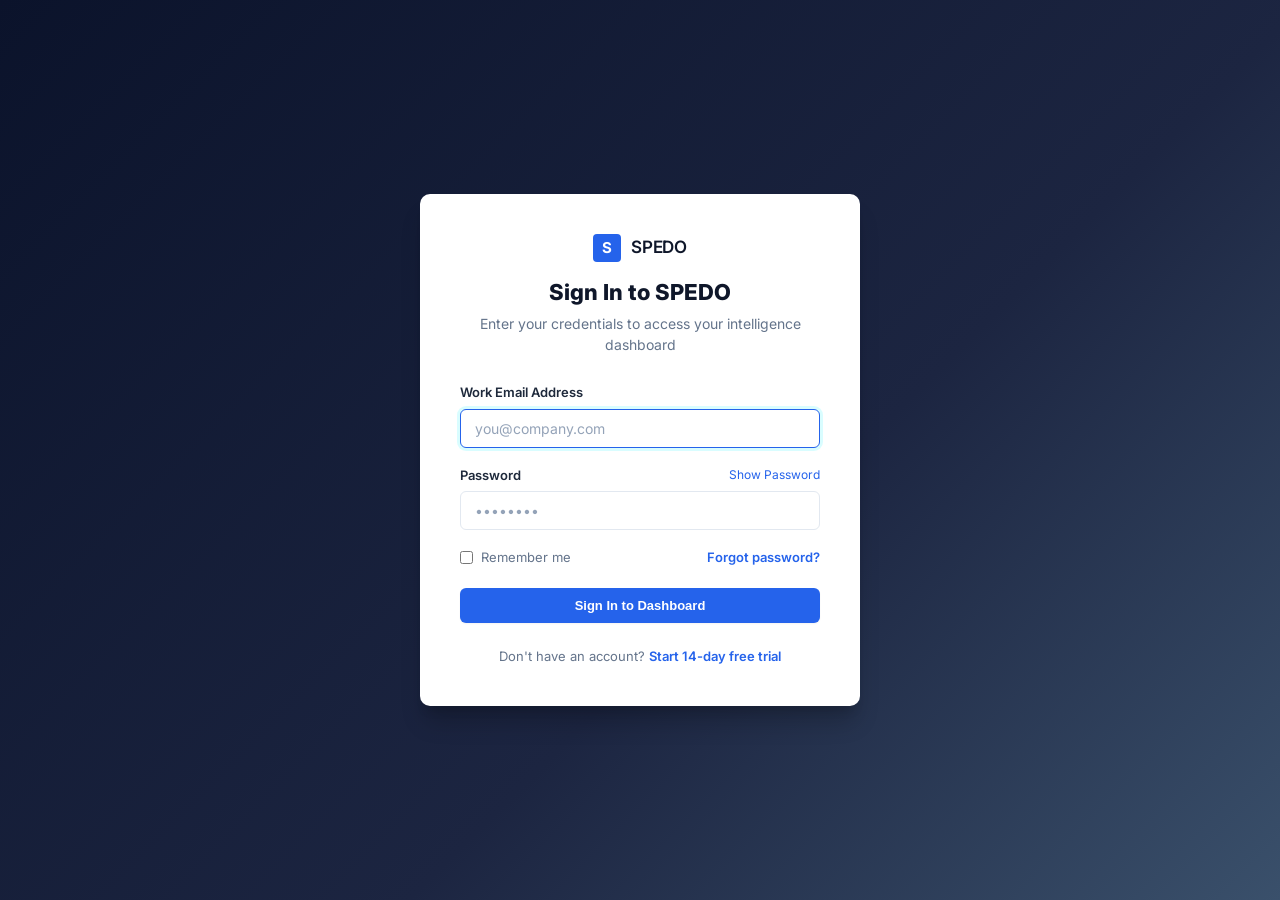
<file: frontend/notifications.html>
<!DOCTYPE html>
<html lang="en">
<head>
    <meta charset="UTF-8">
    <meta name="viewport" content="width=device-width, initial-scale=1.0">
    <title>Notifications & System Alerts — SPEDO</title>
    <link rel="stylesheet" href="css/styles.css?v=2">
    <link rel="preconnect" href="https://fonts.googleapis.com">
    <link rel="preconnect" href="https://fonts.gstatic.com" crossorigin>
    <link href="https://fonts.googleapis.com/css2?family=Inter:wght@400;500;600;700;800;900&display=swap" rel="stylesheet">
</head>
<body>

    <div class="app-layout">
        <aside class="app-sidebar" id="sidebar"></aside>

        <div class="app-main">
            <header class="app-header" id="header"></header>

            <main class="page-content">
                <div class="page-title-bar">
                    <div class="page-heading">
                        <h1>Notifications & Intelligence Alerts</h1>
                        <p>Real-time telemetry on follower milestones, sync events, competitor movements, and generated reports.</p>
                    </div>

                    <div style="display:flex; gap:12px;">
                        <button class="btn btn-outline btn-sm" onclick="toggleUnreadFilter()" id="filterUnreadBtn">
                            Show Unread Only
                        </button>
                        <button class="btn btn-primary btn-sm" onclick="markAllNotificationsAsRead()">
                            Mark All Read
                        </button>
                    </div>
                </div>

                <div class="card" style="padding:0; overflow:hidden;">
                    <div id="notificationsList" style="display:flex; flex-direction:column;">
                        <div style="text-align:center; padding:40px; color:#94a3b8;">Loading notifications...</div>
                    </div>
                </div>
            </main>
        </div>
    </div>

    <!-- Scripts -->
    <script src="js/api.js"></script>
    <script src="js/auth.js"></script>
    <script src="js/navbar.js?v=2"></script>
    <script src="js/notifications.js"></script>
</body>
</html>
</file>
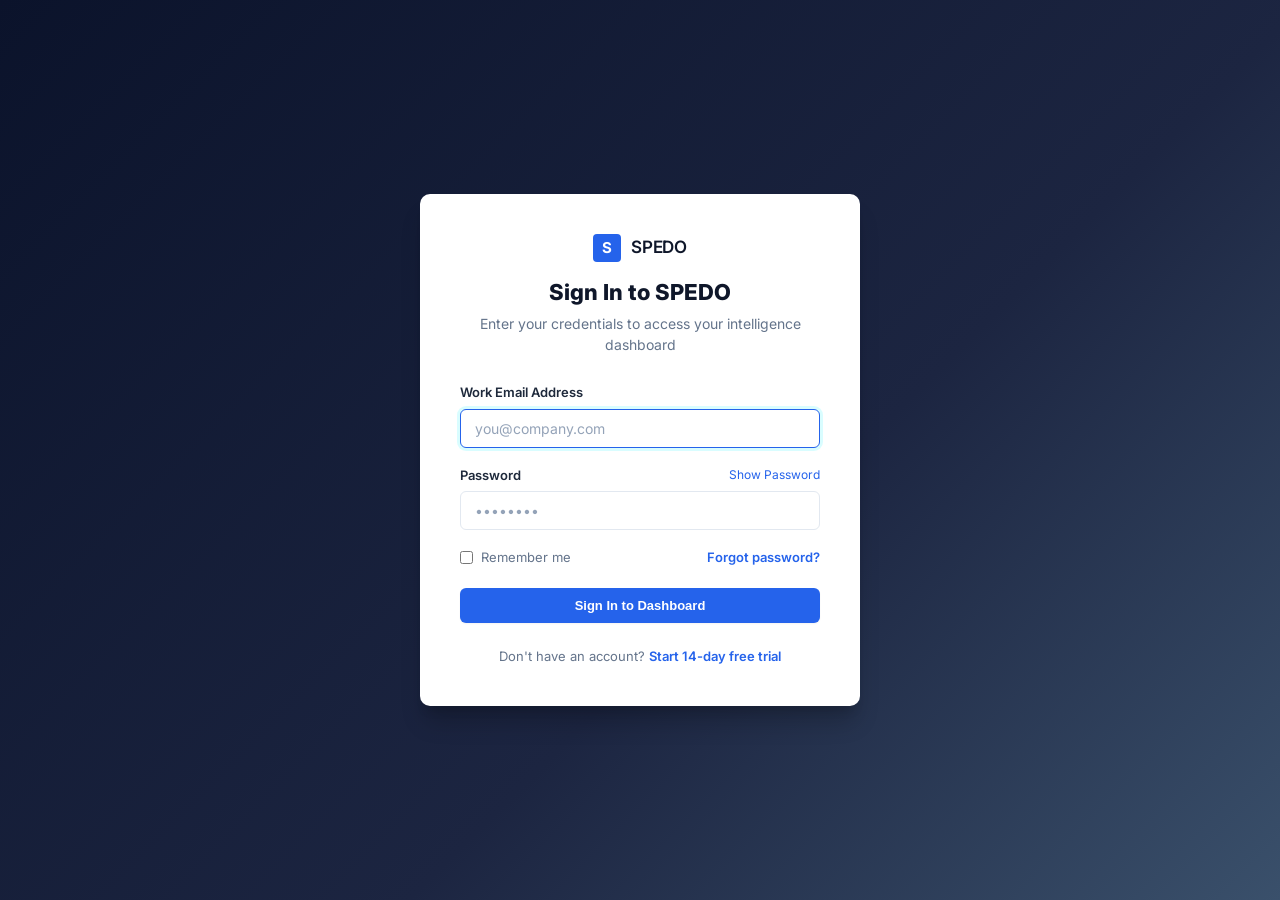
<file: frontend/posts.html>
<!DOCTYPE html>
<html lang="en">
<head>
    <meta charset="UTF-8">
    <meta name="viewport" content="width=device-width, initial-scale=1.0">
    <title>Post Analytics & Content Intelligence &mdash; SPEDO</title>
    <link rel="stylesheet" href="css/styles.css?v=2">
    <link rel="preconnect" href="https://fonts.googleapis.com">
    <link rel="preconnect" href="https://fonts.gstatic.com" crossorigin>
    <link href="https://fonts.googleapis.com/css2?family=Inter:wght@400;500;600;700;800;900&display=swap" rel="stylesheet">
    <style>
        .comment-filter-btn {
            border: 1px solid var(--border-color);
            background: var(--bg-card);
            color: var(--text-secondary);
            padding: 5px 12px;
            border-radius: 6px;
            font-size: 11px;
            font-weight: 700;
            cursor: pointer;
            transition: all 0.15s ease;
        }
        .comment-filter-btn:hover {
            background: var(--bg-muted);
            border-color: var(--primary-blue);
            color: var(--text-primary);
        }
        .comment-filter-btn.active {
            background: var(--primary-blue);
            color: #0b132b;
            border-color: var(--primary-blue);
            box-shadow: 0 1px 3px rgba(0,242,254,0.3);
        }
    </style>
</head>
<body>

    <div class="app-layout">
        <aside class="app-sidebar" id="sidebar"></aside>

        <div class="app-main">
            <header class="app-header" id="header"></header>

            <main class="page-content">
                <div class="page-title-bar">
                    <div class="page-heading">
                        <h1>Post Analytics & Content Audit</h1>
                        <p>Evaluate individual post effectiveness, viral reach, and audience interaction depth.</p>
                    </div>

                    <div style="display:flex; align-items:center; gap:12px;">
                        <button class="btn btn-primary" onclick="openCreatePostModal()" style="display:flex; align-items:center; gap:6px;">
                            <svg width="14" height="14" viewBox="0 0 24 24" fill="none" stroke="currentColor" stroke-width="2"><line x1="12" y1="5" x2="12" y2="19"></line><line x1="5" y1="12" x2="19" y2="12"></line></svg>
                            <span>+ Add Real Post</span>
                        </button>
                        <div style="font-size:12px; color:var(--text-secondary); background:var(--bg-card); border:1px solid var(--border-color); border-radius:8px; padding:8px 12px;">
                            Formula: <strong>Eng. Rate = (Likes + Comments + Shares) / Denominator × 100</strong>
                        </div>
                    </div>
                </div>

                <!-- Solution Spotlight: The Vanity Metrics Problem -->
                <div class="card" style="margin-bottom:24px; background:linear-gradient(135deg, #1e1b4b 0%, #311042 100%); color:#fff; border:none; padding:20px 24px;">
                    <div style="display:flex; justify-content:space-between; align-items:center; flex-wrap:wrap; gap:16px;">
                        <div style="max-width:800px;">
                            <div style="display:inline-flex; align-items:center; gap:6px; background:rgba(239, 68, 68, 0.2); border:1px solid rgba(239, 68, 68, 0.4); padding:3px 10px; border-radius:20px; font-size:11px; font-weight:700; text-transform:uppercase; color:#fca5a5; margin-bottom:8px;">
                                🛡️ The Vanity Metrics Problem Solved
                            </div>
                            <h2 style="font-size:18px; font-weight:800; color:#fff; margin-bottom:6px;">
                                Beyond Vanity Likes: Java Natural Language Comment Sentiment Engine
                            </h2>
                            <p style="font-size:13px; line-height:1.6; color:#cbd5e1; margin-bottom:0;">
                                Getting 10,000 likes looks great on paper (a vanity metric), but if 80% of comments are complaints about a broken product, the business is failing. SPEDO reads and classifies comments using Java text-processing to alert you when high engagement hides negative feedback.
                            </p>
                        </div>
                        <div style="text-align:right;">
                            <span style="background:rgba(255,255,255,0.12); padding:6px 14px; border-radius:20px; font-size:12px; font-weight:700; color:#4ade80;">
                                🧠 Live Java NLP Active
                            </span>
                        </div>
                    </div>
                </div>

                <!-- Cross-Platform Social News & Comment Sentiment Intelligence Bar -->
                <div class="card" id="sentimentIntelligenceBar" style="margin-bottom:24px; background:#fff; border:1px solid #e2e8f0; border-radius:12px; padding:20px 24px; box-shadow:0 4px 12px rgba(0,0,0,0.03);">
                    <div style="display:flex; justify-content:space-between; align-items:flex-start; flex-wrap:wrap; gap:16px; margin-bottom:20px; border-bottom:1px solid #f1f5f9; padding-bottom:16px;">
                        <div>
                            <div style="display:flex; align-items:center; gap:8px; margin-bottom:4px;">
                                <span style="font-size:20px;">📰</span>
                                <h2 style="font-size:17px; font-weight:800; color:#0f172a; margin:0;">Total YouTube & Cross-Platform News & Comment Sentiment Audit</h2>
                                <span style="font-size:11px; background:#dcfce7; color:#15803d; font-weight:700; padding:2px 8px; border-radius:12px;">Live Java NLP</span>
                            </div>
                            <p style="font-size:13px; color:#64748b; margin:0;">
                                Unified sentiment analysis evaluating broadcast headlines and customer/viewer comments whether they are Positive, Neutral, or Negative.
                            </p>
                        </div>
                        <div id="sentimentVerdictBadge" style="background:#f8fafc; border:1px solid #e2e8f0; padding:8px 14px; border-radius:8px; font-size:12px; font-weight:700; color:#1e293b;">
                            Evaluating cross-platform sentiment...
                        </div>
                    </div>

                    <!-- 4 High-Impact KPI Cards -->
                    <div style="display:grid; grid-template-columns:repeat(auto-fit, minmax(210px, 1fr)); gap:16px; margin-bottom:20px;">
                        <!-- Card 1: Total News/Posts Tracked -->
                        <div style="background:#f8fafc; border:1px solid #e2e8f0; border-radius:10px; padding:14px 16px;">
                            <div style="font-size:11px; text-transform:uppercase; color:#64748b; font-weight:700; margin-bottom:6px;">Total Content Tracked</div>
                            <div style="font-size:24px; font-weight:900; color:#0f172a;" id="statTotalPosts">--</div>
                            <div style="font-size:12px; color:#475569; margin-top:4px;" id="statPlatformBreakdown">Loading platforms...</div>
                        </div>

                        <!-- Card 2: News Headline Tone (Positive vs Negative News) -->
                        <div style="background:#f8fafc; border:1px solid #e2e8f0; border-radius:10px; padding:14px 16px;">
                            <div style="display:flex; justify-content:space-between; align-items:center; margin-bottom:6px;">
                                <span style="font-size:11px; text-transform:uppercase; color:#64748b; font-weight:700;">News Headline Tone</span>
                                <span style="font-size:11px; font-weight:700; color:#2563eb;" id="statNewsTonePct">--</span>
                            </div>
                            <div style="font-size:24px; font-weight:900; color:#0f172a;" id="statNewsPosCount">--</div>
                            <div style="display:flex; gap:10px; font-size:11px; margin-top:4px;">
                                <span style="color:#16a34a; font-weight:700;" id="statNewsPosDetail">🟢 0 Pos</span>
0 Neutral</span>
                                <span style="color:#dc2626; font-weight:700;" id="statNewsNegDetail">🔴 0 Neg</span>
                            </div>
                        </div>

                        <!-- Card 3: Audience Comments Sentiment -->
                        <div style="background:#f8fafc; border:1px solid #e2e8f0; border-radius:10px; padding:14px 16px;">
                            <div style="display:flex; justify-content:space-between; align-items:center; margin-bottom:6px;">
                                <span style="font-size:11px; text-transform:uppercase; color:#64748b; font-weight:700;">Audience Comments</span>
                                <span style="font-size:11px; font-weight:700; color:#16a34a;" id="statCommentsPosPct">--</span>
                            </div>
                            <div style="font-size:24px; font-weight:900; color:#0f172a;" id="statTotalComments">--</div>
                            <div style="display:flex; gap:10px; font-size:11px; margin-top:4px;">
                                <span style="color:#16a34a; font-weight:700;" id="statCommentsPosDetail">🟢 Praise</span>
                                <span style="color:#dc2626; font-weight:700;" id="statCommentsNegDetail">🔴 Complaints</span>
                            </div>
                        </div>

                        <!-- Card 4: Total Social Engagement Reach -->
                        <div style="background:#f8fafc; border:1px solid #e2e8f0; border-radius:10px; padding:14px 16px;">
                            <div style="font-size:11px; text-transform:uppercase; color:#64748b; font-weight:700; margin-bottom:6px;">Audience Reach & Views</div>
                            <div style="font-size:24px; font-weight:900; color:#0f172a;" id="statTotalImpressions">--</div>
                            <div style="font-size:12px; color:#475569; margin-top:4px;" id="statLikesShares">-- likes & shares</div>
                        </div>
                    </div>

                    <!-- Sentiment Visual Comparison Bar -->
                    <div style="background:#f8fafc; border:1px solid #e2e8f0; border-radius:10px; padding:14px 18px;">
                        <div style="display:flex; justify-content:space-between; align-items:center; font-size:12px; font-weight:700; margin-bottom:8px; flex-wrap:wrap; gap:8px;">
                            <span style="color:#0f172a;">Live News & Public Tone Ratio (Positive vs Negative)</span>
                            <div style="display:flex; gap:14px;">
                                <span style="color:#16a34a;" id="legendPositive">🟢 0% Positive</span>
0% Neutral</span>
                                <span style="color:#dc2626;" id="legendNegative">🔴 0% Negative / Alerts</span>
                            </div>
                        </div>
                        <div style="display:flex; height:10px; border-radius:5px; overflow:hidden; background:#e2e8f0;" id="overallSentimentBar">
                            <div style="width:33%; background:#22c55e;" id="barPos"></div>
                            <div style="width:34%; background:#cbd5e1;" id="barNeu"></div>
                            <div style="width:33%; background:#ef4444;" id="barNeg"></div>
                        </div>
                    </div>
                </div>

                <!-- Filters & Controls Bar -->
                <div class="card" style="padding:16px; margin-bottom:24px;">
                    <div style="display:flex; align-items:center; justify-content:space-between; gap:16px; flex-wrap:wrap;">
                        <div style="display:flex; align-items:center; gap:12px; flex:1; min-width:280px;">
                            <input type="text" id="postSearchQuery" class="form-control" placeholder="Filter by caption keyword or hashtag..." style="margin-bottom:0;" onkeydown="if(event.key==='Enter') applyFilters()">
                            <button class="btn btn-outline btn-sm" onclick="applyFilters()">Search</button>
                        </div>

                        <div style="display:flex; align-items:center; gap:12px; flex-wrap:wrap;">
                            <select id="platformFilter" class="form-control" style="width:150px; margin-bottom:0;" onchange="applyFilters()">
                                <option value="">All Platforms</option>
                                <option value="YOUTUBE">YouTube Only</option>
                                <option value="INSTAGRAM">Instagram</option>
                                <option value="FACEBOOK">Facebook</option>
                                <option value="LINKEDIN">LinkedIn</option>
                                <option value="TWITTER">X (Twitter)</option>
                            </select>

                            <select id="sentimentFilter" class="form-control" style="width:190px; margin-bottom:0;" onchange="applyFilters()">
                                <option value="">All Sentiments</option>
                                <option value="POSITIVE">Positive news & comments</option>
                                <option value="NEGATIVE">Negative / alerts / complaints</option>
                                <option value="NEUTRAL">Neutral / informational</option>
                                <option value="VANITY">Vanity alerts (High likes, bad comments)</option>
                            </select>

                            <select id="sortFilter" class="form-control" style="width:160px; margin-bottom:0;" onchange="applyFilters()">
                                <option value="engagementRate">Top Engagement</option>
                                <option value="publishedAt">Latest Published</option>
                                <option value="likesCount">Highest Likes</option>
                                <option value="commentsCount">Most Comments</option>
                                <option value="sharesCount">Most Shares</option>
                            </select>
                        </div>
                    </div>
                </div>

                <!-- Posts List / Grid -->
                <div id="postsContainer" style="display:grid; grid-template-columns: repeat(auto-fill, minmax(340px, 1fr)); gap:24px;">
                    <div style="grid-column:1/-1; text-align:center; padding:40px; color:#94a3b8;">Loading published content...</div>
                </div>

                <!-- Pagination Footer -->
                <div style="display:flex; align-items:center; justify-content:space-between; margin-top:32px; background:#fff; border:1px solid #e2e8f0; border-radius:10px; padding:12px 20px;">
                    <div id="paginationInfo" style="font-size:13px; color:#64748b;">Showing 0 of 0 posts</div>
                    <div style="display:flex; gap:8px;">
                        <button id="prevPageBtn" class="btn btn-outline btn-sm" onclick="changePage(-1)" disabled>Previous</button>
                        <button id="nextPageBtn" class="btn btn-outline btn-sm" onclick="changePage(1)" disabled>Next</button>
                    </div>
                </div>
            </main>
        </div>
    </div>

    <!-- Post Details Modal -->
    <div class="modal-overlay" id="postModal">
        <div class="modal-container" style="max-width:680px;">
            <div class="modal-header">
                <h3 class="modal-title">Post Performance Details</h3>
                <button class="modal-close" onclick="closePostModal()">×</button>
            </div>
            <div class="modal-body" id="postModalContent">
                <!-- Dynamically populated -->
            </div>
            <div class="modal-footer">
                <button type="button" class="btn btn-outline" onclick="closePostModal()">Close</button>
            </div>
        </div>
    </div>

    <!-- Comment Sentiment & Vanity Analysis Modal -->
    <div class="modal-overlay" id="sentimentModal">
        <div class="modal-container" style="max-width:820px; max-height:92vh; display:flex; flex-direction:column;">
            <div class="modal-header" style="background:#f8fafc; border-bottom:1px solid #e2e8f0; display:flex; align-items:center; justify-content:space-between; gap:12px;">
                <div>
                    <h3 class="modal-title" style="display:flex; align-items:center; gap:8px; margin-bottom:2px;">
                        <span>🧠 Comment Sentiment Analysis</span>
                        <span style="font-size:11px; background:#4361ee; color:#fff; padding:2px 8px; border-radius:12px; font-weight:700;">Java NLP Engine</span>
                    </h3>
                    <div style="font-size:12px; color:#64748b;" id="sentimentModalSubtitle">Analyzing qualitative audience feedback beyond surface-level likes</div>
                </div>
                <div style="display:flex; align-items:center; gap:8px;">
                    <button type="button" id="btnSyncModalComments" class="btn btn-outline btn-sm" onclick="syncCurrentPostComments()" style="font-size:12px; font-weight:700; display:inline-flex; align-items:center; gap:5px; border-color:#2563eb; color:#2563eb; padding:5px 12px; background:#eff6ff;">
                        <span>🔄 Sync All Real Comments</span>
                    </button>
                    <button class="modal-close" onclick="closeSentimentModal()">×</button>
                </div>
            </div>
            <div class="modal-body" id="sentimentModalContent" style="overflow-y:auto; padding:20px 24px;">
                <!-- Dynamically populated -->
            </div>
            <div class="modal-footer" style="background:#f8fafc; border-top:1px solid #e2e8f0; display:flex; justify-content:space-between; align-items:center;">
                <span style="font-size:12px; color:#64748b;" id="sentimentModalFooterStats">Ready</span>
                <button type="button" class="btn btn-outline" onclick="closeSentimentModal()">Close</button>
            </div>
        </div>
    </div>

    <!-- Add Real Post Modal -->
    <div class="modal-overlay" id="createPostModal">
        <div class="modal-container" style="max-width:640px;">
            <div class="modal-header">
                <div>
                    <h3 class="modal-title">Add Real Social Media Post</h3>
                    <div style="font-size:12px; color:#64748b;">Save authentic post performance & trigger Java NLP comment analysis</div>
                </div>
                <button class="modal-close" onclick="closeCreatePostModal()">×</button>
            </div>
            <form id="createPostForm" onsubmit="handleCreatePostSubmit(event)">
                <div class="modal-body" style="padding:20px 24px;">
                    <div class="form-group">
                        <div style="display:flex; justify-content:space-between; align-items:center; margin-bottom:6px;">
                            <label class="form-label" for="postAccountId" style="margin-bottom:0;">Connected Account *</label>
                            <a href="social-accounts.html" style="font-size:12px; color:var(--primary-blue); font-weight:600; text-decoration:none; display:inline-flex; align-items:center; gap:4px;">
                                <span>+ Connect New Account</span>
                            </a>
                        </div>
                        <select id="postAccountId" class="form-control" required onchange="handleAccountSelectChange(this)"></select>
                        <small id="postAccountHelp" style="color:#64748b; font-size:11px; margin-top:4px; display:block;">
                            Showing your active connected accounts. To track posts for Instagram, Facebook, X, or LinkedIn, connect them in <a href="social-accounts.html" style="color:var(--primary-blue); font-weight:600; text-decoration:underline;">Social Accounts</a>.
                        </small>
                    </div>
                    <div class="form-group">
                        <label class="form-label" for="postCaption">Post Caption / Text *</label>
                        <textarea id="postCaption" class="form-control" rows="3" placeholder="Enter post caption..." required></textarea>
                    </div>
                    <div style="display:grid; grid-template-columns: 1fr 1fr; gap:12px;">
                        <div class="form-group">
                            <label class="form-label" for="postTypeSelect">Post Type</label>
                            <select id="postTypeSelect" class="form-control">
                                <option value="IMAGE">Image</option>
                                <option value="VIDEO">Video / Reel / Short</option>
                                <option value="CAROUSEL">Carousel</option>
                                <option value="TEXT">Text Thread</option>
                            </select>
                        </div>
                        <div class="form-group">
                            <label class="form-label" for="postUrlInput">Post URL (Optional)</label>
                            <input type="url" id="postUrlInput" class="form-control" placeholder="https://instagram.com/p/...">
                        </div>
                    </div>
                    <div style="display:grid; grid-template-columns: 1fr 1fr 1fr; gap:12px;">
                        <div class="form-group">
                            <label class="form-label" for="postLikes">Real Likes *</label>
                            <input type="number" id="postLikes" class="form-control" min="0" value="0" required>
                        </div>
                        <div class="form-group">
                            <label class="form-label" for="postCommentsCount">Real Comments *</label>
                            <input type="number" id="postCommentsCount" class="form-control" min="0" value="0" required>
                        </div>
                        <div class="form-group">
                            <label class="form-label" for="postShares">Shares / Reposts</label>
                            <input type="number" id="postShares" class="form-control" min="0" value="0">
                        </div>
                    </div>
                    <div style="display:grid; grid-template-columns: 1fr 1fr; gap:12px;">
                        <div class="form-group">
                            <label class="form-label" for="postImpressions">Impressions</label>
                            <input type="number" id="postImpressions" class="form-control" min="0" value="0">
                        </div>
                        <div class="form-group">
                            <label class="form-label" for="postReach">Estimated Reach</label>
                            <input type="number" id="postReach" class="form-control" min="0" value="0">
                        </div>
                    </div>
                    <div class="form-group">
                        <label class="form-label" for="postCustomerComments">
                            Customer Comments for Java NLP Analysis (One comment per line)
                        </label>
                        <textarea id="postCustomerComments" class="form-control" rows="3" placeholder="e.g.&#10;App is crashing constantly, terrible update!&#10;Love the new UI design!"></textarea>
                        <small style="color:#64748b; font-size:11px;">Our Java NLP engine analyzes sentiment (-1.0 to +1.0) and flags vanity traps if likes are high but comments are negative.</small>
                    </div>
                </div>
                <div class="modal-footer">
                    <button type="button" class="btn btn-outline" onclick="closeCreatePostModal()">Cancel</button>
                    <button type="submit" id="savePostBtn" class="btn btn-primary">Save Real Post & Run NLP</button>
                </div>
            </form>
        </div>
    </div>

    <!-- Scripts -->
    <script src="js/api.js"></script>
    <script src="js/auth.js"></script>
    <script src="js/navbar.js?v=2"></script>
    <script src="js/posts.js"></script>
</body>
</html>
</file>
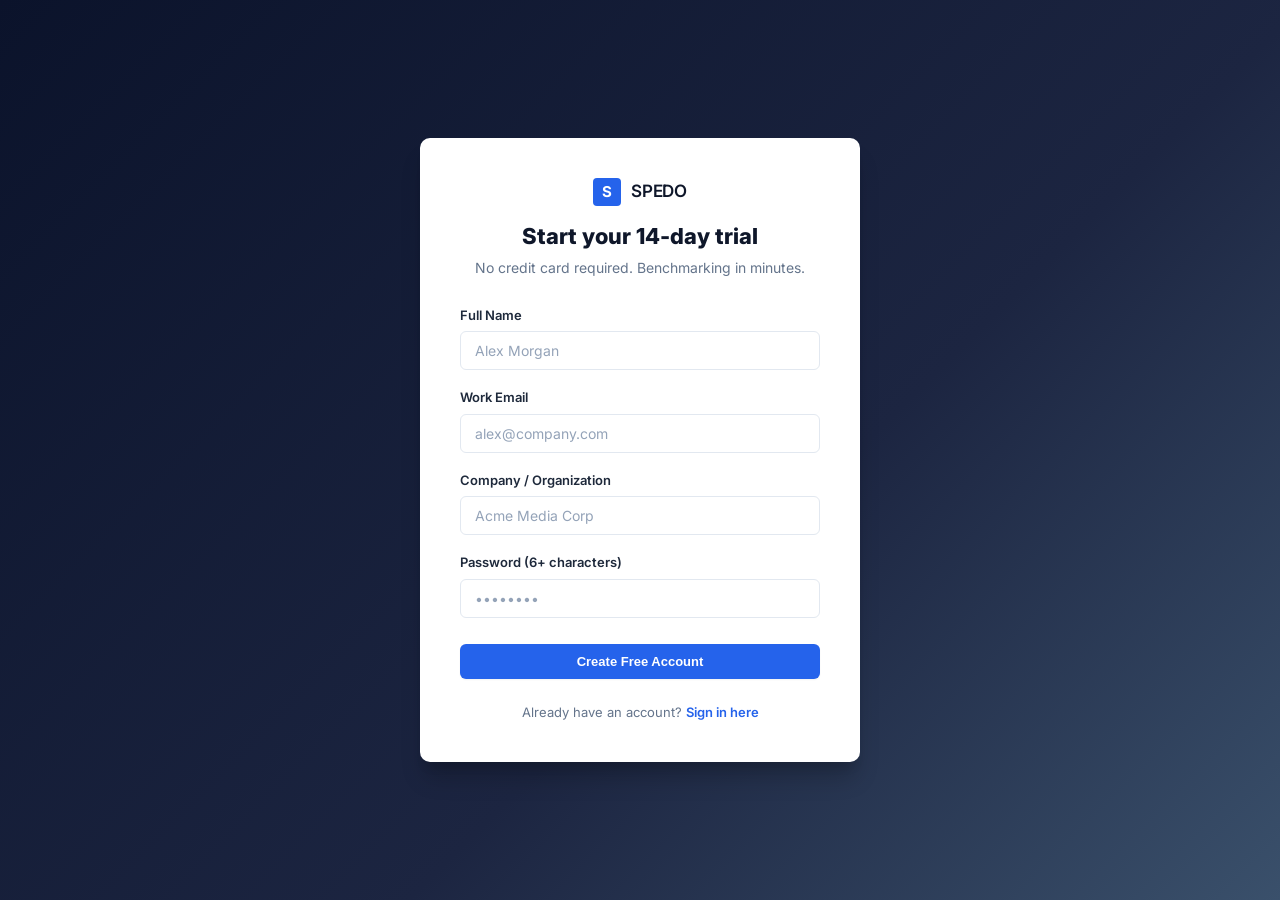
<file: frontend/register.html>
<!DOCTYPE html>
<html lang="en">
<head>
    <meta charset="UTF-8">
    <meta name="viewport" content="width=device-width, initial-scale=1.0">
    <title>Create Free Account — SPEDO Analytics</title>
    <link rel="stylesheet" href="css/styles.css?v=2">
    <link rel="preconnect" href="https://fonts.googleapis.com">
    <link rel="preconnect" href="https://fonts.gstatic.com" crossorigin>
    <link href="https://fonts.googleapis.com/css2?family=Inter:wght@400;500;600;700;800;900&display=swap" rel="stylesheet">
</head>
<body>

    <div class="auth-wrapper">
        <div class="auth-box">
            <div class="auth-header">
                <a href="index.html" class="brand-logo">
                    <div class="brand-icon">S</div>
                    <span style="color:var(--text-dark);">SPEDO</span>
                </a>
                <h2>Start your 14-day trial</h2>
                <p>No credit card required. Benchmarking in minutes.</p>
            </div>

            <div id="authAlert" style="display:none; padding:12px 14px; border-radius:8px; font-size:13px; margin-bottom:16px;"></div>

            <form id="registerForm" onsubmit="handleRegisterSubmit(event)">
                <div class="form-group">
                    <label class="form-label" for="fullName">Full Name</label>
                    <input type="text" id="fullName" class="form-control" placeholder="Alex Morgan" required autocomplete="name">
                </div>

                <div class="form-group">
                    <label class="form-label" for="email">Work Email</label>
                    <input type="email" id="email" class="form-control" placeholder="alex@company.com" required autocomplete="email">
                </div>

                <div class="form-group">
                    <label class="form-label" for="organization">Company / Organization</label>
                    <input type="text" id="organization" class="form-control" placeholder="Acme Media Corp" autocomplete="organization">
                </div>

                <div class="form-group">
                    <label class="form-label" for="password">Password (6+ characters)</label>
                    <input type="password" id="password" class="form-control" placeholder="••••••••" minlength="6" required autocomplete="new-password">
                </div>

                <button type="submit" id="submitBtn" class="btn btn-primary" style="width:100%; margin-top:8px;">
                    <span>Create Free Account</span>
                </button>
            </form>

            <div style="margin-top:24px; text-align:center; font-size:13px; color:var(--text-secondary);">
                Already have an account? <a href="login.html" style="font-weight:600;">Sign in here</a>
            </div>
        </div>
    </div>

    <script src="js/api.js"></script>
    <script src="js/auth.js"></script>
    <script>
        async function handleRegisterSubmit(e) {
            e.preventDefault();
            const alertBox = document.getElementById('authAlert');
            alertBox.style.display = 'none';

            const fullName = document.getElementById('fullName').value.trim();
            const email = document.getElementById('email').value.trim();
            const organization = document.getElementById('organization').value.trim();
            const password = document.getElementById('password').value;
            const btn = document.getElementById('submitBtn');

            btn.disabled = true;
            btn.innerHTML = '<span>Creating your workspace...</span>';

            try {
                await Auth.register(fullName, email, password, organization);
                alertBox.style.display = 'block';
                alertBox.style.background = '#f0fdf4';
                alertBox.style.color = '#166534';
                alertBox.style.border = '1px solid #86efac';
                alertBox.innerText = 'Account registered successfully! Redirecting to dashboard...';
            } catch (err) {
                btn.disabled = false;
                btn.innerHTML = '<span>Create Free Account</span>';
                alertBox.style.display = 'block';
                alertBox.style.background = '#fef2f2';
                alertBox.style.color = '#991b1b';
                alertBox.style.border = '1px solid #f87171';
                alertBox.innerText = err.message || 'Registration failed. Please try again.';
            }
        }
    </script>
</body>
</html>
</file>
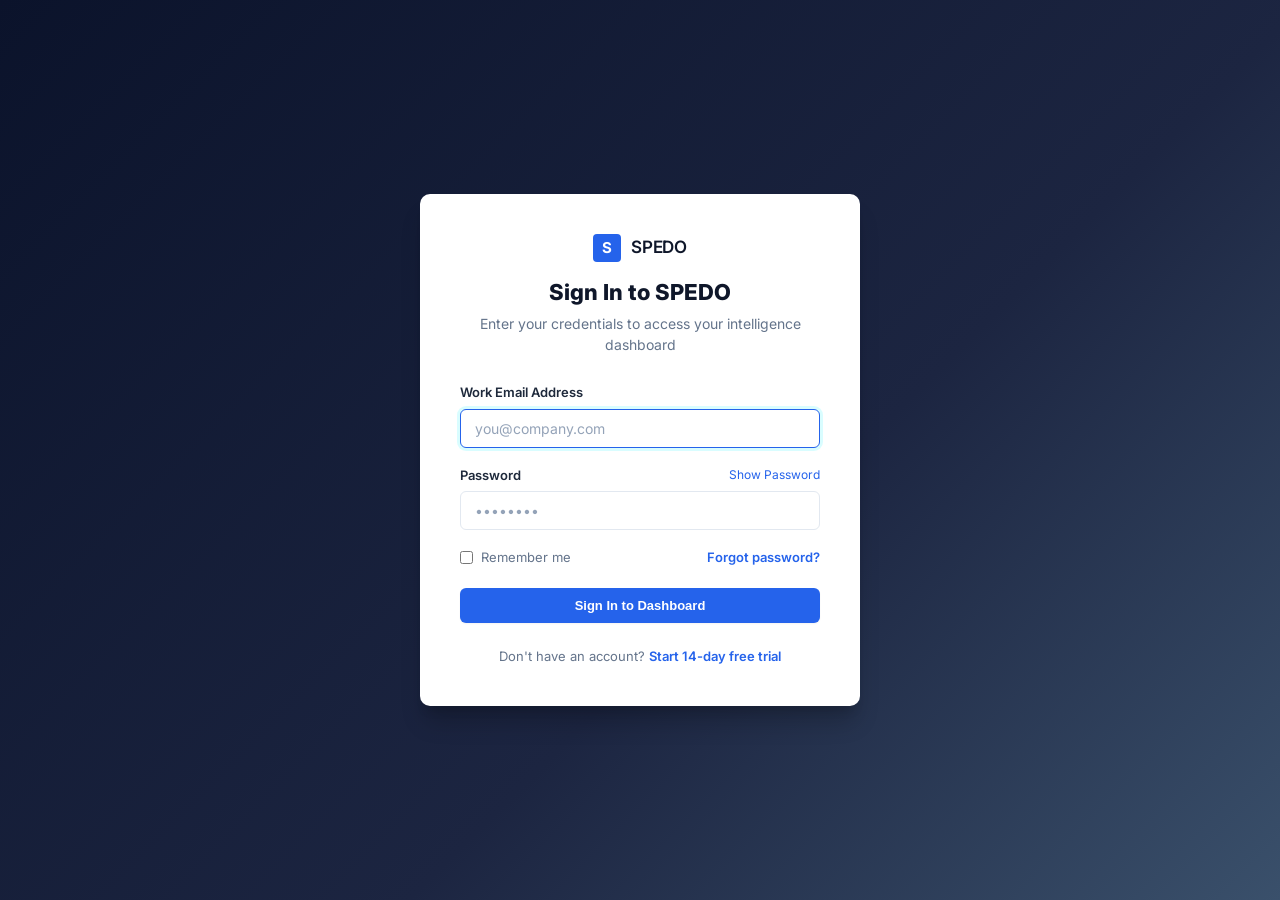
<file: frontend/reports.html>
<!DOCTYPE html>
<html lang="en">
<head>
    <meta charset="UTF-8">
    <meta name="viewport" content="width=device-width, initial-scale=1.0">
    <title>Reports & Executive Exports &mdash; SPEDO</title>
    <link rel="stylesheet" href="css/styles.css?v=2">
    <link rel="preconnect" href="https://fonts.googleapis.com">
    <link rel="preconnect" href="https://fonts.gstatic.com" crossorigin>
    <link href="https://fonts.googleapis.com/css2?family=Inter:wght@400;500;600;700;800;900&display=swap" rel="stylesheet">
</head>
<body>

    <div class="app-layout">
        <aside class="app-sidebar" id="sidebar"></aside>

        <div class="app-main">
            <header class="app-header" id="header"></header>

            <main class="page-content">
                <div class="page-title-bar">
                    <div class="page-heading">
                        <h1>Executive Analytics Reports</h1>
                        <p>Generate, schedule, and export board-ready performance audits in CSV and printable PDF formats.</p>
                    </div>

                    <button class="btn btn-primary" onclick="openReportModal()">
                        <svg width="16" height="16" viewBox="0 0 24 24" fill="none" stroke="currentColor" stroke-width="2"><line x1="12" y1="5" x2="12" y2="19"></line><line x1="5" y1="12" x2="19" y2="12"></line></svg>
                        <span>Generate New Report</span>
                    </button>
                </div>

                <!-- Generated Reports Table Card -->
                <div class="card">
                    <div class="chart-header">
                        <div>
                            <div class="chart-title">Compiled Report Archive</div>
                            <div class="chart-subtitle">Direct downloads and printable executive dossiers</div>
                        </div>
                    </div>

                    <div class="table-responsive">
                        <table class="data-table">
                            <thead>
                                <tr>
                                    <th>Report Title</th>
                                    <th>Type</th>
                                    <th>Date Period</th>
                                    <th>Format</th>
                                    <th>Status</th>
                                    <th>Created At</th>
                                    <th style="text-align:right;">Actions</th>
                                </tr>
                            </thead>
                            <tbody id="reportsTableBody">
                                <tr><td colspan="7" style="text-align:center; padding:20px; color:#94a3b8;">Loading generated reports...</td></tr>
                            </tbody>
                        </table>
                    </div>
                </div>
            </main>
        </div>
    </div>

    <!-- Generate Report Modal -->
    <div class="modal-overlay" id="generateReportModal">
        <div class="modal-container">
            <div class="modal-header">
                <h3 class="modal-title">Generate Analytics Report</h3>
                <button class="modal-close" onclick="closeReportModal()">×</button>
            </div>
            <form id="reportForm" onsubmit="handleReportGenerate(event)">
                <div class="modal-body">
                    <div class="form-group">
                        <label class="form-label" for="reportTitle">Report Title</label>
                        <input type="text" id="reportTitle" class="form-control" placeholder="e.g. Q4 Executive Competitor Audit" required>
                    </div>

                    <div class="form-group">
                        <label class="form-label" for="reportType">Report Template</label>
                        <select id="reportType" class="form-control" required>
                            <option value="WEEKLY">Weekly Performance Summary</option>
                            <option value="MONTHLY">Monthly Cross-Channel Analytics</option>
                            <option value="COMPETITOR_COMPARISON">Competitor Benchmark Audit</option>
                            <option value="PLATFORM_PERFORMANCE">Platform Performance Deep Dive</option>
                        </select>
                    </div>

                    <div style="display:grid; grid-template-columns: 1fr 1fr; gap:16px;">
                        <div class="form-group">
                            <label class="form-label" for="reportDateFrom">From Date</label>
                            <input type="date" id="reportDateFrom" class="form-control" required>
                        </div>
                        <div class="form-group">
                            <label class="form-label" for="reportDateTo">To Date</label>
                            <input type="date" id="reportDateTo" class="form-control" required>
                        </div>
                    </div>

                    <div class="form-group">
                        <label class="form-label" for="reportFormat">Export Format</label>
                        <select id="reportFormat" class="form-control">
                            <option value="CSV">Comma-Separated Values (.CSV)</option>
                            <option value="PDF">Printable Executive Dossier (.PDF)</option>
                        </select>
                    </div>
                </div>
                <div class="modal-footer">
                    <button type="button" class="btn btn-outline" onclick="closeReportModal()">Cancel</button>
                    <button type="submit" id="compileReportBtn" class="btn btn-primary">Compile Report</button>
                </div>
            </form>
        </div>
    </div>

    <!-- Printable Report Modal / View -->
    <div class="modal-overlay" id="printableReportModal">
        <div class="modal-container" style="max-width:850px;">
            <div class="modal-header">
                <h3 class="modal-title" id="previewReportTitle">Report Preview</h3>
                <div style="display:flex; gap:8px;">
                    <button class="btn btn-primary btn-sm" onclick="printReport()">Print / Save PDF</button>
                    <button class="modal-close" onclick="closePrintableModal()">×</button>
                </div>
            </div>
            <div class="modal-body" id="printableReportContent" style="padding:32px; background:#fff;">
                <!-- Dynamically populated formatted report -->
            </div>
        </div>
    </div>

    <!-- Scripts -->
    <script src="js/api.js"></script>
    <script src="js/auth.js"></script>
    <script src="js/navbar.js?v=2"></script>
    <script src="js/reports.js"></script>
</body>
</html>
</file>
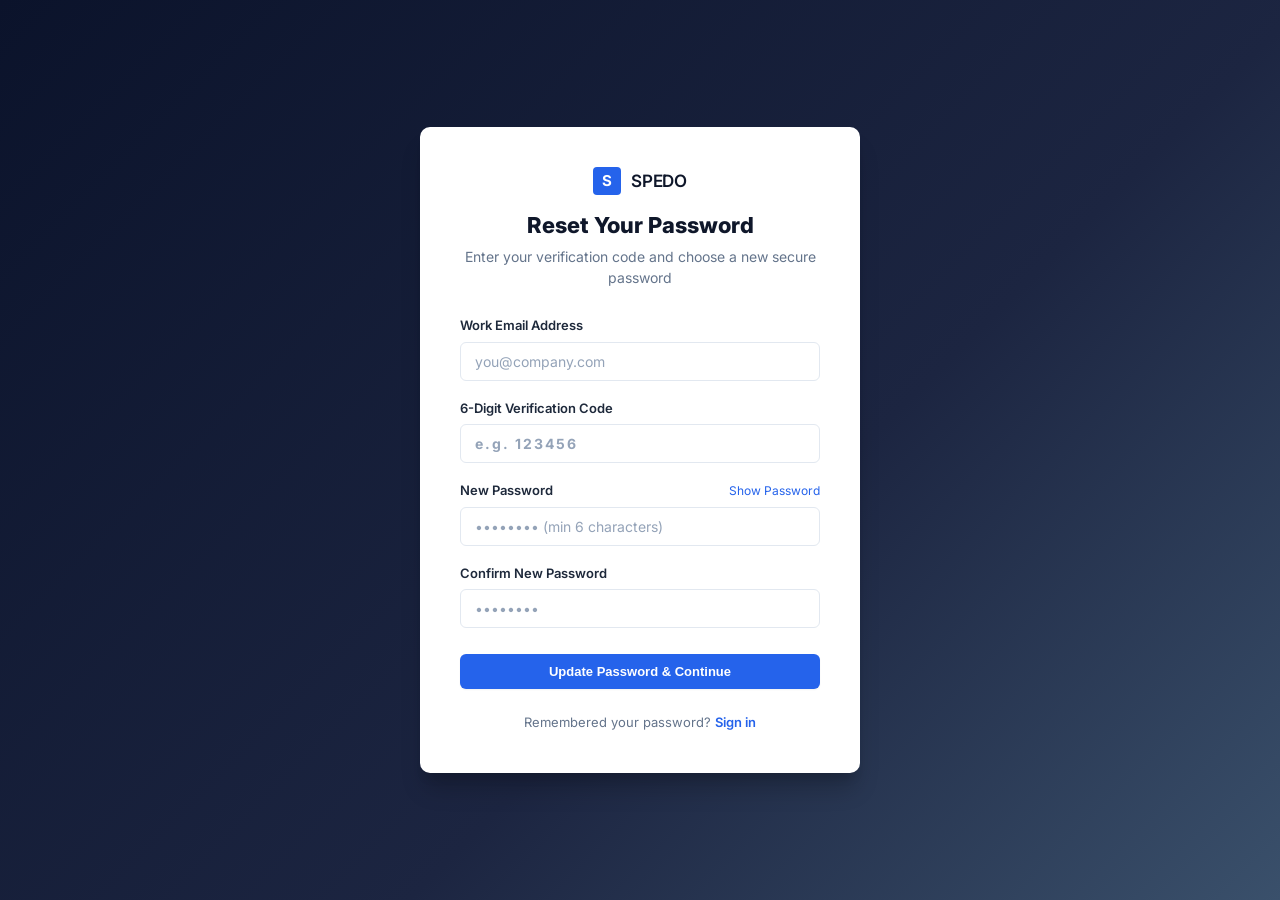
<file: frontend/reset-password.html>
<!DOCTYPE html>
<html lang="en">
<head>
    <meta charset="UTF-8">
    <meta name="viewport" content="width=device-width, initial-scale=1.0">
    <title>Reset Password — SPEDO Analytics</title>
    <link rel="stylesheet" href="css/styles.css?v=5">
    <link rel="preconnect" href="https://fonts.googleapis.com">
    <link rel="preconnect" href="https://fonts.gstatic.com" crossorigin>
    <link href="https://fonts.googleapis.com/css2?family=Inter:wght@400;500;600;700;800;900&display=swap" rel="stylesheet">
</head>
<body>

    <div class="auth-wrapper">
        <div class="auth-box">
            <div class="auth-header">
                <a href="index.html" class="brand-logo">
                    <div class="brand-icon">S</div>
                    <span style="color:var(--text-dark);">SPEDO</span>
                </a>
                <h2>Reset Your Password</h2>
                <p>Enter your verification code and choose a new secure password</p>
            </div>

            <div id="resetAlert" style="display:none; padding:12px 14px; border-radius:8px; font-size:13px; margin-bottom:16px;"></div>

            <form id="resetForm" onsubmit="handleResetSubmit(event)">
                <div class="form-group">
                    <label class="form-label" for="email">Work Email Address</label>
                    <input type="email" id="email" class="form-control" placeholder="you@company.com" required autocomplete="email">
                </div>

                <div class="form-group">
                    <label class="form-label" for="token">6-Digit Verification Code</label>
                    <input type="text" id="token" class="form-control" placeholder="e.g. 123456" required maxlength="30" style="letter-spacing:2px; font-weight:700;">
                </div>

                <div class="form-group">
                    <div style="display:flex; justify-content:space-between; align-items:center; margin-bottom:6px;">
                        <label class="form-label" for="newPassword" style="margin-bottom:0;">New Password</label>
                        <a href="#" style="font-size:12px; color:var(--primary-blue); text-decoration:none;" onclick="togglePasswordVisibility(); return false;" id="togglePwdLink">Show Password</a>
                    </div>
                    <input type="password" id="newPassword" class="form-control" placeholder="•••••••• (min 6 characters)" required autocomplete="new-password">
                </div>

                <div class="form-group">
                    <label class="form-label" for="confirmPassword">Confirm New Password</label>
                    <input type="password" id="confirmPassword" class="form-control" placeholder="••••••••" required autocomplete="new-password">
                </div>

                <button type="submit" id="submitBtn" class="btn btn-primary" style="width:100%; margin-top:8px;">
                    <span>Update Password & Continue</span>
                </button>
            </form>

            <div style="margin-top:24px; text-align:center; font-size:13px; color:var(--text-secondary);">
                Remembered your password? <a href="login.html" style="font-weight:600; color:var(--primary-blue);">Sign in</a>
            </div>
        </div>
    </div>

    <script src="js/api.js"></script>
    <script src="js/auth.js"></script>
    <script>
        // Check saved theme preference
        if (localStorage.getItem('spedo_theme') === 'dark') {
            document.body.classList.add('dark-mode');
        }

        // Auto-read URL query parameters (?email=...&token=...)
        const urlParams = new URLSearchParams(window.location.search);
        const emailParam = urlParams.get('email');
        const tokenParam = urlParams.get('token');

        if (emailParam) {
            document.getElementById('email').value = emailParam.trim();
        }
        if (tokenParam) {
            document.getElementById('token').value = tokenParam.trim();
        }

        function togglePasswordVisibility() {
            const pwdInput = document.getElementById('newPassword');
            const link = document.getElementById('togglePwdLink');
            if (pwdInput.type === 'password') {
                pwdInput.type = 'text';
                link.innerText = 'Hide Password';
            } else {
                pwdInput.type = 'password';
                link.innerText = 'Show Password';
            }
        }

        async function handleResetSubmit(e) {
            e.preventDefault();
            const alertBox = document.getElementById('resetAlert');
            alertBox.style.display = 'none';

            const email = document.getElementById('email').value.trim();
            const token = document.getElementById('token').value.trim();
            const newPassword = document.getElementById('newPassword').value;
            const confirmPassword = document.getElementById('confirmPassword').value;

            if (!email || !token) {
                showAlert('Please provide both your email address and verification code.', 'error');
                return;
            }

            if (!newPassword || newPassword.length < 6) {
                showAlert('New password must be at least 6 characters long.', 'error');
                return;
            }

            if (newPassword !== confirmPassword) {
                showAlert('Passwords do not match. Please verify.', 'error');
                return;
            }

            const btn = document.getElementById('submitBtn');
            btn.disabled = true;
            btn.innerHTML = '<span>Updating password...</span>';

            try {
                await Auth.resetPassword(email, token, newPassword);
                showAlert('Password reset successfully! Redirecting to sign in...', 'success');
                setTimeout(() => {
                    window.location.href = 'login.html';
                }, 1500);
            } catch (err) {
                btn.disabled = false;
                btn.innerHTML = '<span>Update Password & Continue</span>';
                showAlert(err.message || 'Password reset failed. Please check the code and try again.', 'error');
            }
        }

        function showAlert(msg, type) {
            const alertBox = document.getElementById('resetAlert');
            alertBox.style.display = 'block';
            if (type === 'success') {
                alertBox.style.background = '#f0fdf4';
                alertBox.style.color = '#166534';
                alertBox.style.border = '1px solid #86efac';
            } else {
                alertBox.style.background = '#fef2f2';
                alertBox.style.color = '#991b1b';
                alertBox.style.border = '1px solid #f87171';
            }
            alertBox.textContent = msg;
        }
    </script>
</body>
</html>
</file>
<file: frontend/css/styles.css>
/* ==============================================================
   SPEDO - Design System & Modern SaaS Stylesheet
   "Understand Your Social. Outperform Your Competition."
   ============================================================== */

:root {
  /* Color Palette */
  --bg-dark-navy: #0b132b;
  --bg-sidebar: #111a36;
  --bg-sidebar-hover: #1c274c;
  --bg-body: #f8fafc;
  --bg-card: #ffffff;
  --bg-muted: #f1f5f9;
  
  --primary-blue: #2563eb;
  --primary-blue-hover: #1d4ed8;
  --primary-violet: #2563eb;
  --accent-cyan: #3b82f6;
  --accent-indigo: #1d4ed8;
  --accent-pink: #e11d48;

  --text-dark: #0f172a;
  --text-primary: #1e293b;
  --text-secondary: #64748b;
  --text-muted: #94a3b8;
  --text-white: #ffffff;
  
  --border-color: #e2e8f0;
  --border-dark: #1e293b;
  
  --success: #10b981;
  --success-bg: #ecfdf5;
  --warning: #f59e0b;
  --warning-bg: #fffbeb;
  --danger: #ef4444;
  --danger-bg: #fef2f2;
  --info: #3b82f6;
  --info-bg: #eff6ff;

  /* Typography */
  --font-sans: 'Inter', -apple-system, BlinkMacSystemFont, "Segoe UI", Roboto, Helvetica, Arial, sans-serif;
  
  /* Shadows & Radius */
  --radius-sm: 4px;
  --radius-md: 6px;
  --radius-lg: 10px;
  --radius-full: 9999px;
  
  --shadow-sm: 0 1px 2px 0 rgba(0, 0, 0, 0.05);
  --shadow-md: 0 2px 4px -1px rgba(0, 0, 0, 0.04);
  --shadow-lg: 0 4px 6px -1px rgba(0, 0, 0, 0.05);
  --shadow-glow: 0 1px 2px rgba(0, 0, 0, 0.05);

  --transition-fast: 0.15s ease;
  --transition-normal: 0.25s ease;
}

body.dark-mode, [data-theme="dark"] {
  --bg-dark-navy: #08090d;
  --bg-sidebar: #0f1118;
  --bg-sidebar-hover: #191c28;
  --bg-body: #0a0c10;
  --bg-card: #13161f;
  --bg-muted: #1a1e2a;

  --primary-blue: #00f2fe;
  --primary-blue-hover: #00d2d3;
  --primary-violet: #c084fc;
  --accent-cyan: #00f2fe;
  --accent-pink: #f43f5e;
  --accent-purple: #a855f7;

  --text-dark: #f8fafc;
  --text-primary: #f1f5f9;
  --text-secondary: #94a3b8;
  --text-muted: #64748b;
  --text-white: #ffffff;

  --border-color: #202534;
  --border-dark: #161924;

  --shadow-sm: 0 1px 3px rgba(0, 0, 0, 0.4);
  --shadow-md: 0 4px 12px rgba(0, 0, 0, 0.5);
  --shadow-glow: 0 0 15px rgba(0, 242, 254, 0.2);
}

* {
  box-sizing: border-box;
  margin: 0;
  padding: 0;
}

body {
  font-family: var(--font-sans);
  background-color: var(--bg-body);
  color: var(--text-primary);
  line-height: 1.5;
  font-size: 14px;
  -webkit-font-smoothing: antialiased;
}

a {
  color: var(--primary-blue);
  text-decoration: none;
  transition: color var(--transition-fast);
}

a:hover {
  color: var(--primary-violet);
}

/* App Container Layout */
.app-layout {
  display: flex;
  min-height: 100vh;
}

/* Modern Dark Navy Sidebar */
.app-sidebar {
  width: 260px;
  background-color: var(--bg-sidebar);
  color: #e2e8f0;
  display: flex;
  flex-direction: column;
  position: fixed;
  top: 0;
  bottom: 0;
  left: 0;
  z-index: 100;
  transition: transform var(--transition-normal);
  border-right: 1px solid var(--border-dark);
}

.sidebar-header {
  height: 70px;
  display: flex;
  align-items: center;
  padding: 0 24px;
  border-bottom: 1px solid var(--border-dark);
}

.brand-logo {
  display: flex;
  align-items: center;
  gap: 10px;
  font-weight: 600;
  font-size: 17px;
  letter-spacing: -0.3px;
  color: #ffffff;
}

.brand-icon {
  width: 28px;
  height: 28px;
  background: var(--primary-blue);
  border-radius: var(--radius-sm);
  display: flex;
  align-items: center;
  justify-content: center;
  color: #fff;
  font-weight: 700;
  font-size: 15px;
}

.brand-tag {
  font-size: 9px;
  padding: 1px 5px;
  background: rgba(255, 255, 255, 0.08);
  border: 1px solid rgba(255, 255, 255, 0.15);
  color: #cbd5e1;
  border-radius: var(--radius-sm);
  font-weight: 500;
  letter-spacing: 0.5px;
}

.sidebar-nav {
  flex: 1;
  padding: 20px 14px;
  overflow-y: auto;
  display: flex;
  flex-direction: column;
  gap: 6px;
}

.nav-section-title {
  font-size: 11px;
  font-weight: 700;
  text-transform: uppercase;
  color: #64748b;
  letter-spacing: 0.8px;
  padding: 12px 14px 4px 14px;
}

.nav-item {
  display: flex;
  align-items: center;
  gap: 14px;
  padding: 11px 14px;
  color: #94a3b8;
  font-weight: 500;
  font-size: 14px;
  border-radius: var(--radius-md);
  transition: all var(--transition-fast);
}

.nav-item:hover {
  background-color: var(--bg-sidebar-hover);
  color: #ffffff;
}

.nav-item.active {
  background: rgba(255, 255, 255, 0.07);
  color: #ffffff;
  border-left: 2px solid var(--primary-blue);
  font-weight: 500;
}

.nav-item svg {
  width: 18px;
  height: 18px;
  flex-shrink: 0;
}

.sidebar-footer {
  padding: 16px 20px;
  border-top: 1px solid var(--border-dark);
  display: flex;
  align-items: center;
  justify-content: space-between;
}

.user-snippet {
  display: flex;
  align-items: center;
  gap: 12px;
  overflow: hidden;
}

.user-avatar {
  width: 34px;
  height: 34px;
  border-radius: 50%;
  background: #1e293b;
  border: 1px solid rgba(255, 255, 255, 0.12);
  display: flex;
  align-items: center;
  justify-content: center;
  color: #cbd5e1;
  font-weight: 600;
  font-size: 13px;
  flex-shrink: 0;
}

.user-info {
  line-height: 1.2;
  overflow: hidden;
}

.user-name {
  font-weight: 600;
  font-size: 13px;
  color: #ffffff;
  white-space: nowrap;
  overflow: hidden;
  text-overflow: ellipsis;
}

.user-role {
  font-size: 11px;
  color: #64748b;
}

/* Main Content Area */
.app-main {
  margin-left: 260px;
  flex: 1;
  display: flex;
  flex-direction: column;
  min-width: 0;
  max-width: calc(100vw - 260px);
  overflow-x: hidden;
}

/* Top App Header */
.app-header {
  height: 70px;
  background-color: var(--bg-card);
  border-bottom: 1px solid var(--border-color);
  padding: 0 32px;
  display: flex;
  align-items: center;
  justify-content: space-between;
  position: sticky;
  top: 0;
  z-index: 100;
  width: 100%;
  box-sizing: border-box;
}

.header-search {
  position: relative;
  width: 320px;
}

.header-search input {
  width: 100%;
  padding: 9px 16px 9px 40px;
  border-radius: var(--radius-full);
  border: 1px solid var(--border-color);
  background-color: var(--bg-muted);
  color: var(--text-dark);
  font-size: 13px;
  outline: none;
  transition: all var(--transition-fast);
}

.header-search input:focus {
  border-color: var(--primary-blue);
  background-color: var(--bg-card);
  box-shadow: 0 0 0 3px rgba(0, 242, 254, 0.15);
}

.header-search svg {
  position: absolute;
  left: 14px;
  top: 50%;
  transform: translateY(-50%);
  width: 16px;
  height: 16px;
  color: var(--text-muted);
}

.header-actions {
  display: flex;
  align-items: center;
  gap: 16px;
}

/* Notifications Bell Badge */
.icon-btn {
  width: 40px;
  height: 40px;
  border-radius: 50%;
  border: 1px solid var(--border-color);
  background-color: var(--bg-card);
  display: flex;
  align-items: center;
  justify-content: center;
  cursor: pointer;
  position: relative;
  transition: all var(--transition-fast);
  color: var(--text-secondary);
}

.icon-btn:hover {
  background-color: var(--bg-muted);
  color: var(--primary-blue);
  border-color: var(--primary-blue);
}

.badge-count {
  position: absolute;
  top: -2px;
  right: -2px;
  background-color: var(--accent-pink);
  color: #fff;
  font-size: 10px;
  font-weight: 700;
  height: 18px;
  min-width: 18px;
  border-radius: 9px;
  display: flex;
  align-items: center;
  justify-content: center;
  padding: 0 4px;
  border: 2px solid #fff;
}

/* Page Body */
.page-content {
  padding: 32px;
  flex: 1;
}

.page-title-bar {
  display: flex;
  align-items: center;
  justify-content: space-between;
  margin-bottom: 24px;
  flex-wrap: wrap;
  gap: 16px;
}

.page-heading h1 {
  font-size: 24px;
  font-weight: 800;
  color: var(--text-dark);
  letter-spacing: -0.5px;
}

.page-heading p {
  color: var(--text-secondary);
  font-size: 14px;
  margin-top: 4px;
}

/* Demo Mode Pill Banner */
.demo-banner {
  background: linear-gradient(90deg, #eff6ff, #f3e8ff);
  border: 1px solid #d8b4fe;
  padding: 10px 16px;
  border-radius: var(--radius-md);
  display: flex;
  align-items: center;
  justify-content: space-between;
  margin-bottom: 24px;
  font-size: 13px;
  color: #581c87;
  gap: 12px;
}

.demo-banner-left {
  display: flex;
  align-items: center;
  gap: 10px;
}

.demo-badge {
  background-color: var(--primary-violet);
  color: #fff;
  font-size: 11px;
  font-weight: 700;
  padding: 2px 8px;
  border-radius: var(--radius-sm);
  text-transform: uppercase;
}

/* Filter Controls Toolbar */
.filter-toolbar {
  display: flex;
  align-items: center;
  gap: 12px;
  flex-wrap: wrap;
}

.filter-group {
  display: flex;
  background-color: var(--bg-card);
  border: 1px solid var(--border-color);
  border-radius: var(--radius-md);
  padding: 3px;
}

.filter-pill {
  padding: 6px 14px;
  font-size: 13px;
  font-weight: 600;
  color: var(--text-secondary);
  border-radius: var(--radius-sm);
  border: none;
  background: none;
  cursor: pointer;
  transition: all var(--transition-fast);
}

.filter-pill.active {
  background-color: var(--primary-blue);
  color: #ffffff;
  box-shadow: 0 2px 4px rgba(67, 97, 238, 0.25);
}

/* Cards & Layout Grids */
.card {
  background-color: var(--bg-card);
  border: 1px solid var(--border-color);
  border-radius: var(--radius-lg);
  padding: 24px;
  box-shadow: var(--shadow-sm);
  transition: box-shadow var(--transition-normal);
}

.card:hover {
  box-shadow: var(--shadow-md);
}

.grid-kpi {
  display: grid;
  grid-template-columns: repeat(auto-fit, minmax(220px, 1fr));
  gap: 20px;
  margin-bottom: 24px;
}

.kpi-card {
  display: flex;
  align-items: flex-start;
  justify-content: space-between;
  padding: 20px;
}

.kpi-info h3 {
  font-size: 13px;
  color: var(--text-secondary);
  font-weight: 600;
  text-transform: uppercase;
  letter-spacing: 0.5px;
}

.kpi-value {
  font-size: 28px;
  font-weight: 800;
  color: var(--text-dark);
  margin: 6px 0 4px 0;
  letter-spacing: -0.5px;
}

.kpi-trend {
  display: inline-flex;
  align-items: center;
  gap: 4px;
  font-size: 12px;
  font-weight: 600;
}

.trend-up {
  color: var(--success);
}

.trend-down {
  color: var(--danger);
}

.kpi-icon {
  width: 44px;
  height: 44px;
  border-radius: var(--radius-md);
  display: flex;
  align-items: center;
  justify-content: center;
  flex-shrink: 0;
}

.icon-blue { background-color: #eff6ff; color: var(--primary-blue); }
.icon-violet { background-color: #f5f3ff; color: var(--primary-violet); }
.icon-cyan { background-color: #ecfeff; color: #0891b2; }
.icon-pink { background-color: #fdf2f8; color: var(--accent-pink); }
.icon-emerald { background-color: #ecfdf5; color: var(--success); }

/* Chart Grids */
.grid-charts {
  display: grid;
  grid-template-columns: 2fr 1fr;
  gap: 24px;
  margin-bottom: 24px;
}

@media (max-width: 1024px) {
  .grid-charts {
    grid-template-columns: 1fr;
  }
}

.chart-header {
  display: flex;
  align-items: center;
  justify-content: space-between;
  margin-bottom: 20px;
}

.chart-title {
  font-size: 16px;
  font-weight: 700;
  color: var(--text-dark);
}

.chart-subtitle {
  font-size: 13px;
  color: var(--text-secondary);
}

.chart-canvas-container {
  position: relative;
  height: 300px;
  width: 100%;
}

/* Donut Center Metric */
.donut-center-metric {
  position: absolute;
  top: 46%;
  left: 50%;
  transform: translate(-50%, -50%);
  text-align: center;
  pointer-events: none;
}

.donut-center-val {
  font-size: 24px;
  font-weight: 800;
  color: #0f172a;
  line-height: 1.1;
  letter-spacing: -0.5px;
}

.donut-center-lbl {
  font-size: 11px;
  font-weight: 600;
  color: #64748b;
  text-transform: uppercase;
  letter-spacing: 0.5px;
  margin-top: 2px;
}

/* Studio Quick Actions Bar */
.quick-actions-bar {
  display: grid;
  grid-template-columns: repeat(auto-fit, minmax(210px, 1fr));
  gap: 12px;
  margin-bottom: 24px;
}

.quick-action-card {
  background: var(--bg-card);
  border: 1px solid var(--border-color);
  border-radius: var(--radius-md);
  padding: 12px 14px;
  display: flex;
  align-items: center;
  gap: 12px;
  text-decoration: none;
  transition: all var(--transition-fast);
  cursor: pointer;
}

.quick-action-card:hover {
  border-color: var(--primary-blue);
  background: var(--bg-muted);
  transform: translateY(-1px);
}

.quick-action-icon {
  width: 38px;
  height: 38px;
  border-radius: 8px;
  display: flex;
  align-items: center;
  justify-content: center;
  flex-shrink: 0;
}

.quick-action-body {
  overflow: hidden;
}

.quick-action-title {
  font-size: 13px;
  font-weight: 600;
  color: var(--text-dark);
  line-height: 1.3;
}

.quick-action-desc {
  font-size: 11px;
  color: var(--text-secondary);
  white-space: nowrap;
  overflow: hidden;
  text-overflow: ellipsis;
}

/* Platform Filter Bar */
.platform-filter-row {
  display: flex;
  align-items: center;
  gap: 8px;
  overflow-x: auto;
  padding-bottom: 4px;
  margin-bottom: 20px;
}

.platform-chip-btn {
  display: inline-flex;
  align-items: center;
  gap: 6px;
  padding: 6px 14px;
  border-radius: var(--radius-full);
  border: 1px solid var(--border-color);
  background: var(--bg-card);
  font-size: 12px;
  font-weight: 500;
  color: var(--text-secondary);
  cursor: pointer;
  white-space: nowrap;
  transition: all var(--transition-fast);
}

.platform-chip-btn:hover {
  border-color: var(--primary-blue);
  background: var(--bg-muted);
  color: var(--text-primary);
}

.platform-chip-btn.active {
  background: var(--primary-blue);
  color: #ffffff;
  border-color: var(--primary-blue);
  font-weight: 600;
}

.platform-chip-btn .chip-count {
  font-size: 11px;
  padding: 1px 6px;
  border-radius: 10px;
  background: rgba(0, 0, 0, 0.06);
}

.platform-chip-btn.active .chip-count {
  background: rgba(255, 255, 255, 0.25);
  color: #ffffff;
}

/* Sentiment Segment Bar */
.sentiment-split-bar {
  display: flex;
  height: 8px;
  border-radius: 4px;
  overflow: hidden;
  background: #f1f5f9;
  margin: 12px 0;
}

.sentiment-bar-segment {
  height: 100%;
  transition: width 0.4s ease;
}

/* Top Post Highlight Card */
.top-post-card {
  display: flex;
  flex-direction: column;
  height: 100%;
  justify-content: space-between;
}

.top-post-media {
  width: 100%;
  height: 140px;
  border-radius: 8px;
  overflow: hidden;
  background: #f1f5f9;
  position: relative;
  margin-bottom: 12px;
}

.top-post-media img {
  width: 100%;
  height: 100%;
  object-fit: cover;
  transition: transform 0.3s ease;
}

.top-post-media:hover img {
  transform: scale(1.02);
}

/* Tables */
.table-responsive {
  width: 100%;
  overflow-x: auto;
}

.data-table {
  width: 100%;
  border-collapse: collapse;
  text-align: left;
  font-size: 13px;
}

.data-table th {
  padding: 12px 16px;
  background-color: var(--bg-muted);
  color: var(--text-secondary);
  font-weight: 600;
  border-bottom: 1px solid var(--border-color);
  white-space: nowrap;
}

.data-table td {
  padding: 14px 16px;
  border-bottom: 1px solid var(--border-color);
  color: var(--text-primary);
  vertical-align: middle;
}

.data-table tbody tr:hover {
  background-color: var(--bg-muted);
}

/* Platform Badges */
.platform-pill {
  display: inline-flex;
  align-items: center;
  gap: 6px;
  padding: 4px 10px;
  border-radius: var(--radius-full);
  font-size: 12px;
  font-weight: 600;
}

.pill-instagram { background: #fdf2f8; color: #be185d; }
.pill-facebook { background: #eff6ff; color: #1d4ed8; }
.pill-youtube { background: #fef2f2; color: #b91c1c; }
.pill-linkedin { background: #f0fdf4; color: #15803d; }
.pill-twitter { background: #f1f5f9; color: #0f172a; }

/* Status Badges */
.status-badge {
  display: inline-flex;
  align-items: center;
  gap: 6px;
  padding: 3px 8px;
  border-radius: var(--radius-sm);
  font-size: 11px;
  font-weight: 700;
  text-transform: uppercase;
}

.status-active, .status-connected, .status-synced {
  background-color: var(--success-bg);
  color: var(--success);
}

.status-pending {
  background-color: var(--warning-bg);
  color: var(--warning);
}

.status-error, .status-disconnected {
  background-color: var(--danger-bg);
  color: var(--danger);
}

body.dark-mode .status-active, 
body.dark-mode .status-connected, 
body.dark-mode .status-synced {
  background-color: rgba(16, 185, 129, 0.15);
  color: #34d399;
  border: 1px solid rgba(16, 185, 129, 0.3);
}

body.dark-mode .status-pending {
  background-color: rgba(245, 158, 11, 0.15);
  color: #fbbf24;
  border: 1px solid rgba(245, 158, 11, 0.3);
}

body.dark-mode .status-error, 
body.dark-mode .status-disconnected {
  background-color: rgba(239, 68, 68, 0.15);
  color: #f87171;
  border: 1px solid rgba(239, 68, 68, 0.3);
}

body.dark-mode .pill-instagram { background: rgba(236, 72, 153, 0.15); color: #f472b6; border: 1px solid rgba(236, 72, 153, 0.3); }
body.dark-mode .pill-facebook { background: rgba(59, 130, 246, 0.15); color: #60a5fa; border: 1px solid rgba(59, 130, 246, 0.3); }
body.dark-mode .pill-youtube { background: rgba(239, 68, 68, 0.15); color: #f87171; border: 1px solid rgba(239, 68, 68, 0.3); }
body.dark-mode .pill-linkedin { background: rgba(16, 185, 129, 0.15); color: #34d399; border: 1px solid rgba(16, 185, 129, 0.3); }
body.dark-mode .pill-twitter { background: rgba(148, 163, 184, 0.15); color: #cbd5e1; border: 1px solid rgba(148, 163, 184, 0.3); }

/* Buttons */
.btn {
  display: inline-flex;
  align-items: center;
  justify-content: center;
  gap: 8px;
  padding: 9px 18px;
  font-size: 13px;
  font-weight: 600;
  border-radius: var(--radius-md);
  border: 1px solid transparent;
  cursor: pointer;
  transition: all var(--transition-fast);
}

.btn-primary {
  background: var(--primary-blue);
  color: #ffffff;
  box-shadow: 0 1px 2px rgba(0, 0, 0, 0.05);
}

.btn-primary:hover {
  background: var(--primary-blue-hover);
  color: #ffffff;
  box-shadow: 0 1px 3px rgba(0, 0, 0, 0.08);
}

.btn-outline {
  background-color: var(--bg-card);
  border: 1px solid var(--border-color);
  color: var(--text-primary);
}

.btn-outline:hover {
  background-color: var(--bg-muted);
  border-color: var(--primary-blue);
  color: var(--primary-blue);
}

body.dark-mode .btn-outline {
  background-color: rgba(255, 255, 255, 0.05);
  border-color: var(--border-color);
  color: #f1f5f9;
}

body.dark-mode .btn-outline:hover {
  background-color: var(--bg-muted);
  border-color: var(--primary-blue);
  color: var(--primary-blue);
}

.btn-danger {
  background-color: var(--danger);
  color: #fff;
}

.btn-danger:hover {
  background-color: #dc2626;
}

.btn-sm {
  padding: 6px 12px;
  font-size: 12px;
}

/* Forms */
.form-group {
  margin-bottom: 18px;
}

.form-label {
  display: block;
  font-size: 13px;
  font-weight: 600;
  color: var(--text-primary);
  margin-bottom: 6px;
}

.form-control {
  width: 100%;
  padding: 10px 14px;
  border-radius: var(--radius-md);
  border: 1px solid var(--border-color);
  background-color: var(--bg-card);
  color: var(--text-primary);
  font-size: 14px;
  outline: none;
  font-family: inherit;
  transition: border-color var(--transition-fast), box-shadow var(--transition-fast), background-color var(--transition-fast);
}

.form-control:focus {
  background-color: var(--bg-card);
  color: var(--text-primary);
  border-color: var(--primary-blue);
  box-shadow: 0 0 0 3px rgba(0, 242, 254, 0.15);
}

.form-control::placeholder {
  color: var(--text-muted);
}

select.form-control {
  background-color: var(--bg-card);
  color: var(--text-primary);
}

select.form-control option {
  background-color: var(--bg-card);
  color: var(--text-primary);
}

/* Modals */
.modal-overlay {
  position: fixed;
  top: 0;
  left: 0;
  right: 0;
  bottom: 0;
  background-color: rgba(10, 12, 16, 0.75);
  backdrop-filter: blur(6px);
  display: none;
  align-items: center;
  justify-content: center;
  z-index: 1000;
  padding: 20px;
}

.modal-overlay.open {
  display: flex;
}

.modal-container {
  background-color: var(--bg-card);
  color: var(--text-primary);
  border: 1px solid var(--border-color);
  border-radius: var(--radius-lg);
  width: 100%;
  max-width: 560px;
  box-shadow: var(--shadow-lg);
  overflow: hidden;
  animation: modalSlide 0.2s ease-out;
}

@keyframes modalSlide {
  from { opacity: 0; transform: translateY(12px) scale(0.98); }
  to { opacity: 1; transform: translateY(0) scale(1); }
}

.modal-header {
  padding: 20px 24px;
  border-bottom: 1px solid var(--border-color);
  display: flex;
  align-items: center;
  justify-content: space-between;
}

.modal-title {
  font-size: 18px;
  font-weight: 700;
  color: var(--text-dark);
}

.modal-close {
  background: none;
  border: none;
  font-size: 20px;
  cursor: pointer;
  color: var(--text-muted);
}

.modal-body {
  padding: 24px;
  max-height: 75vh;
  overflow-y: auto;
}

.modal-footer {
  padding: 16px 24px;
  background-color: var(--bg-muted);
  border-top: 1px solid var(--border-color);
  display: flex;
  align-items: center;
  justify-content: flex-end;
  gap: 12px;
}

/* Toast Notifications */
.toast-container {
  position: fixed;
  bottom: 24px;
  right: 24px;
  z-index: 2000;
  display: flex;
  flex-direction: column;
  gap: 10px;
}

.toast {
  min-width: 300px;
  max-width: 420px;
  background: var(--bg-card);
  color: var(--text-primary);
  border: 1px solid var(--border-color);
  border-radius: var(--radius-md);
  padding: 14px 18px;
  box-shadow: var(--shadow-lg);
  border-left: 4px solid var(--primary-blue);
  display: flex;
  align-items: center;
  justify-content: space-between;
  animation: toastFadeIn 0.3s ease-out;
  font-size: 13px;
}

.toast.toast-success { border-left-color: var(--success); }
.toast.toast-error { border-left-color: var(--danger); }
.toast.toast-warning { border-left-color: var(--warning); }

@keyframes toastFadeIn {
  from { opacity: 0; transform: translateX(20px); }
  to { opacity: 1; transform: translateX(0); }
}

/* Public Auth / Landing Layout */
.auth-wrapper {
  min-height: 100vh;
  display: flex;
  align-items: center;
  justify-content: center;
  background: linear-gradient(135deg, #0b132b, #1c2541 60%, #3a506b);
  padding: 24px;
}

.auth-box {
  width: 100%;
  max-width: 440px;
  background-color: #ffffff;
  border-radius: var(--radius-lg);
  padding: 40px;
  box-shadow: 0 20px 25px -5px rgba(0, 0, 0, 0.2), 0 10px 10px -5px rgba(0, 0, 0, 0.1);
  transition: all var(--transition-fast);
}

body.dark-mode .auth-box {
  background-color: var(--bg-card);
  border: 1px solid var(--border-color);
  box-shadow: 0 25px 50px -12px rgba(0, 0, 0, 0.5);
}

body.dark-mode .auth-box .form-label {
  color: var(--text-dark);
}

.auth-header {
  text-align: center;
  margin-bottom: 28px;
}

.auth-header .brand-logo {
  justify-content: center;
  margin-bottom: 14px;
}

.auth-header h2 {
  font-size: 22px;
  font-weight: 800;
  color: var(--text-dark);
}

.auth-header p {
  color: var(--text-secondary);
  font-size: 14px;
  margin-top: 4px;
}

/* Landing Page Styles */
.landing-navbar {
  position: sticky;
  top: 0;
  z-index: 100;
  background: rgba(11, 19, 43, 0.95);
  backdrop-filter: blur(8px);
  border-bottom: 1px solid rgba(255, 255, 255, 0.1);
  padding: 16px 48px;
  display: flex;
  align-items: center;
  justify-content: space-between;
}

.nav-links {
  display: flex;
  align-items: center;
  gap: 32px;
  list-style: none;
}

.nav-links a {
  color: #cbd5e1;
  font-weight: 500;
  font-size: 14px;
}

.nav-links a:hover {
  color: #ffffff;
}

.landing-hero {
  background: linear-gradient(180deg, #0b132b 0%, #1c2541 100%);
  color: #ffffff;
  padding: 90px 48px 120px 48px;
  text-align: center;
  position: relative;
  overflow: hidden;
}

.hero-badge {
  display: inline-flex;
  align-items: center;
  gap: 8px;
  padding: 6px 16px;
  background: rgba(67, 97, 238, 0.15);
  border: 1px solid rgba(67, 97, 238, 0.4);
  border-radius: var(--radius-full);
  color: var(--accent-cyan);
  font-size: 12px;
  font-weight: 600;
  margin-bottom: 24px;
}

.hero-title {
  font-size: 52px;
  font-weight: 900;
  line-height: 1.15;
  letter-spacing: -1.5px;
  max-width: 860px;
  margin: 0 auto 20px auto;
}

.hero-title span {
  color: var(--primary-blue);
}

.hero-subtitle {
  font-size: 18px;
  color: #94a3b8;
  max-width: 650px;
  margin: 0 auto 36px auto;
  line-height: 1.6;
}

.hero-buttons {
  display: flex;
  align-items: center;
  justify-content: center;
  gap: 16px;
  flex-wrap: wrap;
}

.hero-preview {
  margin-top: 60px;
  max-width: 1040px;
  margin-left: auto;
  margin-right: auto;
  border-radius: var(--radius-lg);
  box-shadow: 0 25px 50px -12px rgba(0, 0, 0, 0.5), 0 0 30px rgba(67, 97, 238, 0.25);
  border: 1px solid rgba(255, 255, 255, 0.15);
  background: #111a36;
  overflow: hidden;
}

.preview-bar {
  height: 38px;
  background-color: #0b132b;
  display: flex;
  align-items: center;
  padding: 0 16px;
  gap: 8px;
}

.preview-dot {
  width: 10px;
  height: 10px;
  border-radius: 50%;
}
.dot-red { background: #ef4444; }
.dot-yellow { background: #f59e0b; }
.dot-green { background: #10b981; }

.features-section, .pricing-section {
  padding: 90px 48px;
  max-width: 1200px;
  margin: 0 auto;
}

.section-header {
  text-align: center;
  margin-bottom: 60px;
}

.section-header h2 {
  font-size: 32px;
  font-weight: 800;
  color: var(--text-dark);
  letter-spacing: -0.5px;
}

.section-header p {
  color: var(--text-secondary);
  font-size: 16px;
  margin-top: 8px;
}

.features-grid {
  display: grid;
  grid-template-columns: repeat(auto-fit, minmax(280px, 1fr));
  gap: 32px;
}

.feature-box {
  background: #ffffff;
  padding: 32px;
  border-radius: var(--radius-lg);
  border: 1px solid var(--border-color);
  box-shadow: var(--shadow-sm);
}

.feature-box h3 {
  font-size: 18px;
  font-weight: 700;
  margin: 16px 0 8px 0;
  color: var(--text-dark);
}

.feature-box p {
  color: var(--text-secondary);
  line-height: 1.6;
}

/* Pricing Grid */
.pricing-grid {
  display: grid;
  grid-template-columns: repeat(auto-fit, minmax(300px, 1fr));
  gap: 32px;
}

.pricing-card {
  background: #ffffff;
  border: 1px solid var(--border-color);
  border-radius: var(--radius-lg);
  padding: 36px;
  position: relative;
}

.pricing-card.featured {
  border: 1px solid var(--primary-blue);
  box-shadow: 0 4px 12px rgba(0, 0, 0, 0.05);
}

.featured-tag {
  position: absolute;
  top: -10px;
  right: 20px;
  background: var(--primary-blue);
  color: #fff;
  font-size: 10px;
  font-weight: 600;
  padding: 2px 8px;
  border-radius: var(--radius-sm);
  letter-spacing: 0.5px;
}

.price {
  font-size: 42px;
  font-weight: 900;
  color: var(--text-dark);
  margin: 20px 0;
}

.price span {
  font-size: 14px;
  color: var(--text-secondary);
  font-weight: 500;
}

.pricing-features {
  list-style: none;
  margin: 24px 0 32px 0;
  display: flex;
  flex-direction: column;
  gap: 12px;
}

.pricing-features li {
  display: flex;
  align-items: center;
  gap: 10px;
  font-size: 14px;
  color: var(--text-primary);
}

.pricing-features svg {
  color: var(--success);
  width: 16px;
  height: 16px;
}

.landing-footer {
  background-color: var(--bg-dark-navy);
  color: #94a3b8;
  padding: 60px 48px 30px 48px;
  border-top: 1px solid rgba(255, 255, 255, 0.08);
}

.footer-content {
  max-width: 1200px;
  margin: 0 auto;
  display: grid;
  grid-template-columns: 2fr 1fr 1fr 1fr;
  gap: 40px;
  margin-bottom: 40px;
}

.footer-col h4 {
  color: #ffffff;
  font-size: 14px;
  font-weight: 700;
  margin-bottom: 16px;
}

.footer-col ul {
  list-style: none;
  display: flex;
  flex-direction: column;
  gap: 10px;
}

.footer-col a {
  color: #94a3b8;
  font-size: 13px;
}

.footer-col a:hover {
  color: #ffffff;
}

.footer-bottom {
  max-width: 1200px;
  margin: 0 auto;
  border-top: 1px solid rgba(255, 255, 255, 0.08);
  padding-top: 24px;
  display: flex;
  align-items: center;
  justify-content: space-between;
  font-size: 13px;
}

/* ==============================================================
   PERFORMANCE EXECUTIVE DASHBOARD & WIDGET SPECIFICATIONS
   ============================================================== */

/* 5-KPI Strip */
.kpi-strip-grid {
  display: grid;
  grid-template-columns: repeat(5, 1fr);
  gap: 16px;
  margin-bottom: 24px;
}

@media (max-width: 1180px) {
  .kpi-strip-grid {
    grid-template-columns: repeat(3, 1fr);
  }
}
@media (max-width: 640px) {
  .kpi-strip-grid {
    grid-template-columns: repeat(2, 1fr);
  }
}

.kpi-strip-card {
  background: var(--bg-card);
  border: 1px solid var(--border-color);
  border-radius: var(--radius-lg);
  padding: 16px 20px;
  display: flex;
  flex-direction: column;
  justify-content: space-between;
  box-shadow: var(--shadow-sm);
  transition: all var(--transition-fast);
}

.kpi-strip-card:hover {
  border-color: var(--primary-blue);
  transform: translateY(-2px);
  box-shadow: var(--shadow-md);
}

.kpi-strip-head {
  display: flex;
  align-items: center;
  justify-content: space-between;
  margin-bottom: 6px;
}

.kpi-strip-val {
  font-size: 22px;
  font-weight: 800;
  color: var(--text-dark);
  letter-spacing: -0.5px;
  font-variant-numeric: tabular-nums;
}

.kpi-strip-icon {
  width: 32px;
  height: 32px;
  border-radius: 8px;
  display: flex;
  align-items: center;
  justify-content: center;
  flex-shrink: 0;
}

.kpi-strip-lbl {
  font-size: 12px;
  color: var(--text-secondary);
  font-weight: 500;
}

/* Performance 3-Tier Grid Layout */
.grid-performance-top {
  display: grid;
  grid-template-columns: 1.6fr 1.4fr;
  gap: 20px;
  margin-bottom: 20px;
}

.grid-performance-mid {
  display: grid;
  grid-template-columns: 1fr 1fr 1.2fr;
  gap: 20px;
  margin-bottom: 20px;
}

.grid-performance-bot {
  display: grid;
  grid-template-columns: 1.35fr 1.65fr;
  gap: 20px;
  margin-bottom: 20px;
}

@media (max-width: 1080px) {
  .grid-performance-top,
  .grid-performance-mid,
  .grid-performance-bot {
    grid-template-columns: 1fr;
  }
}

/* Radial Progress Circles for Sentiment */
.sentiment-radials-row {
  display: flex;
  align-items: center;
  justify-content: space-around;
  padding: 16px 0 10px;
  gap: 12px;
}

.sentiment-radial-item {
  display: flex;
  flex-direction: column;
  align-items: center;
  text-align: center;
}

.radial-circle-wrap {
  position: relative;
  width: 66px;
  height: 66px;
  margin-bottom: 8px;
}

.radial-circle-val {
  position: absolute;
  inset: 0;
  display: flex;
  align-items: center;
  justify-content: center;
  font-size: 13px;
  font-weight: 700;
  color: var(--text-dark);
}

.radial-circle-lbl {
  font-size: 11px;
  font-weight: 600;
  color: var(--text-secondary);
}

/* World Map Geography Distribution */
.map-dist-wrap {
  position: relative;
  width: 100%;
  height: 180px;
  display: flex;
  align-items: center;
  justify-content: center;
  background: var(--bg-card);
  border-radius: 8px;
  overflow: hidden;
}

.map-dist-wrap svg.world-vector-map {
  width: 100%;
  height: 100%;
}

.map-country {
  fill: #cbd5e1;
  stroke: #ffffff;
  stroke-width: 0.65;
  transition: fill 0.2s ease, stroke 0.2s ease, filter 0.2s ease;
  cursor: pointer;
}

.map-country:hover {
  fill: #94a3b8;
}

/* Light mode styling */
body:not(.dark-mode) .map-country {
  fill: #e2e8f0;
  stroke: #ffffff;
  stroke-width: 0.7;
}

body:not(.dark-mode) .map-country:hover {
  fill: #cbd5e1;
}

body:not(.dark-mode) .map-country.active-follower {
  fill: #0ea5e9;
  stroke: #0284c7;
  stroke-width: 0.8;
  filter: drop-shadow(0 1px 3px rgba(14, 165, 233, 0.4));
}

body:not(.dark-mode) .map-country.active-follower:hover {
  fill: #0284c7;
  filter: drop-shadow(0 2px 6px rgba(14, 165, 233, 0.65));
}

/* Dark mode styling */
body.dark-mode .map-dist-wrap {
  background: transparent;
}

body.dark-mode .map-country {
  fill: #1e2538;
  stroke: #121520;
  stroke-width: 0.65;
}

body.dark-mode .map-country:hover {
  fill: #2d374f;
}

body.dark-mode .map-country.active-follower {
  fill: #00f2fe;
  stroke: #00f2fe;
  stroke-width: 0.75;
  filter: drop-shadow(0 0 6px rgba(0, 242, 254, 0.6));
}

body.dark-mode .map-country.active-follower:hover {
  fill: #38bdf8;
  filter: drop-shadow(0 0 10px rgba(0, 242, 254, 0.9));
}

/* Radar Beacon animations */
@keyframes mapRadarPulse {
  0% {
    r: 6;
    opacity: 0.9;
  }
  100% {
    r: 28;
    opacity: 0;
  }
}

.radar-beacon-ping {
  animation: mapRadarPulse 2s cubic-bezier(0, 0.2, 0.8, 1) infinite;
  pointer-events: none;
}

.map-top-regions {
  display: flex;
  align-items: center;
  justify-content: flex-start;
  flex-wrap: wrap;
  gap: 6px;
  margin-top: 10px;
  padding-top: 8px;
  border-top: 1px solid var(--border-color);
  font-size: 11px;
}

.region-chip {
  display: inline-flex;
  align-items: center;
  gap: 4px;
  background: var(--bg-muted, rgba(0, 0, 0, 0.04));
  border: 1px solid var(--border-color);
  padding: 3px 8px;
  border-radius: 6px;
  font-size: 11px;
  font-weight: 500;
  color: var(--text-dark);
}

.region-chip strong {
  color: #0ea5e9;
  font-weight: 700;
}

body.dark-mode .region-chip strong {
  color: #00f2fe;
}

.map-legend {
  display: flex;
  align-items: center;
  justify-content: flex-end;
  gap: 16px;
  font-size: 11px;
  color: var(--text-secondary);
  margin-top: 8px;
}

.map-legend-dot {
  display: inline-block;
  width: 8px;
  height: 8px;
  border-radius: 50%;
  margin-right: 5px;
}

/* Heatmap Table Matrix */
.heatmap-table {
  width: 100%;
  border-collapse: collapse;
  margin: 10px 0 6px;
}

.heatmap-table th {
  font-size: 11px;
  font-weight: 500;
  color: var(--text-secondary);
  padding: 6px 3px;
  text-align: center;
}

.heatmap-table td {
  padding: 6px 3px;
  text-align: center;
  vertical-align: middle;
}

.heatmap-day-lbl {
  font-size: 11px;
  font-weight: 600;
  color: var(--text-secondary);
  text-align: left;
  width: 44px;
}

.heat-dot {
  display: inline-block;
  width: 12px;
  height: 12px;
  border-radius: 50%;
  transition: all 0.2s ease;
  cursor: pointer;
}

.heat-dot:hover {
  transform: scale(1.4);
}

.heat-lvl-0 { background: #1c202d; }
.heat-lvl-1 { background: #153b50; }
.heat-lvl-2 { background: #0c6280; }
.heat-lvl-3 { background: #059cb8; box-shadow: 0 0 4px rgba(5, 156, 184, 0.45); }
.heat-lvl-4 { background: #00f2fe; box-shadow: 0 0 7px rgba(0, 242, 254, 0.8); }
.heat-lvl-best { background: #ffffff; box-shadow: 0 0 10px rgba(0, 242, 254, 1); }

body:not(.dark-mode) .heat-lvl-0 { background: #e2e8f0; }
body:not(.dark-mode) .heat-lvl-1 { background: #bae6fd; }
body:not(.dark-mode) .heat-lvl-2 { background: #7dd3fc; }
body:not(.dark-mode) .heat-lvl-3 { background: #38bdf8; }
body:not(.dark-mode) .heat-lvl-4 { background: #0284c7; }
body:not(.dark-mode) .heat-lvl-best { background: #0369a1; }

.heatmap-footer-legend {
  display: flex;
  align-items: center;
  justify-content: flex-end;
  gap: 6px;
  font-size: 11px;
  color: var(--text-secondary);
  margin-top: 6px;
}

/* Conversion Funnel Grid */
.conversion-stats-grid {
  display: grid;
  grid-template-columns: repeat(4, 1fr);
  gap: 12px;
  margin-bottom: 12px;
}

.conv-stat-item {
  display: flex;
  flex-direction: column;
}

.conv-stat-val {
  font-size: 18px;
  font-weight: 800;
  color: var(--text-dark);
  font-variant-numeric: tabular-nums;
}

.conv-stat-lbl {
  font-size: 11px;
  color: var(--text-secondary);
  font-weight: 500;
  margin-top: 2px;
}

/* Header Platform Selector & Date Badge */
.header-platform-select {
  background: var(--bg-card);
  border: 1px solid var(--border-color);
  color: var(--text-dark);
  font-size: 12px;
  font-weight: 600;
  padding: 6px 12px;
  border-radius: var(--radius-md);
  outline: none;
  cursor: pointer;
  display: inline-flex;
  align-items: center;
  gap: 6px;
  transition: all var(--transition-fast);
}

.header-platform-select:hover {
  border-color: var(--primary-blue);
}

.header-date-badge {
  background: var(--bg-card);
  border: 1px solid var(--border-color);
  color: var(--text-secondary);
  font-size: 12px;
  font-weight: 500;
  padding: 6px 12px;
  border-radius: var(--radius-md);
  display: inline-flex;
  align-items: center;
  gap: 6px;
}

/* Tooltip for Country map hover */
#mapHoverTooltip {
  position: fixed;
  display: none;
  pointer-events: none;
  background: #0f1118;
  color: #ffffff;
  border: 1px solid #00f2fe;
  padding: 6px 10px;
  border-radius: 6px;
  font-size: 11px;
  font-weight: 600;
  z-index: 9999;
  box-shadow: 0 4px 12px rgba(0, 0, 0, 0.4);
}

/* Print Styles for Printable Reports */
@media print {
  body {
    background-color: #ffffff !important;
    color: #000000 !important;
  }
  .app-sidebar, .app-header, .btn, .filter-toolbar, .icon-btn, .modal-close {
    display: none !important;
  }
  .app-main {
    margin-left: 0 !important;
  }
  .page-content {
    padding: 0 !important;
  }
  .card {
    border: 1px solid #ccc !important;
    box-shadow: none !important;
    page-break-inside: avoid;
    margin-bottom: 20px;
  }
}
</file>
